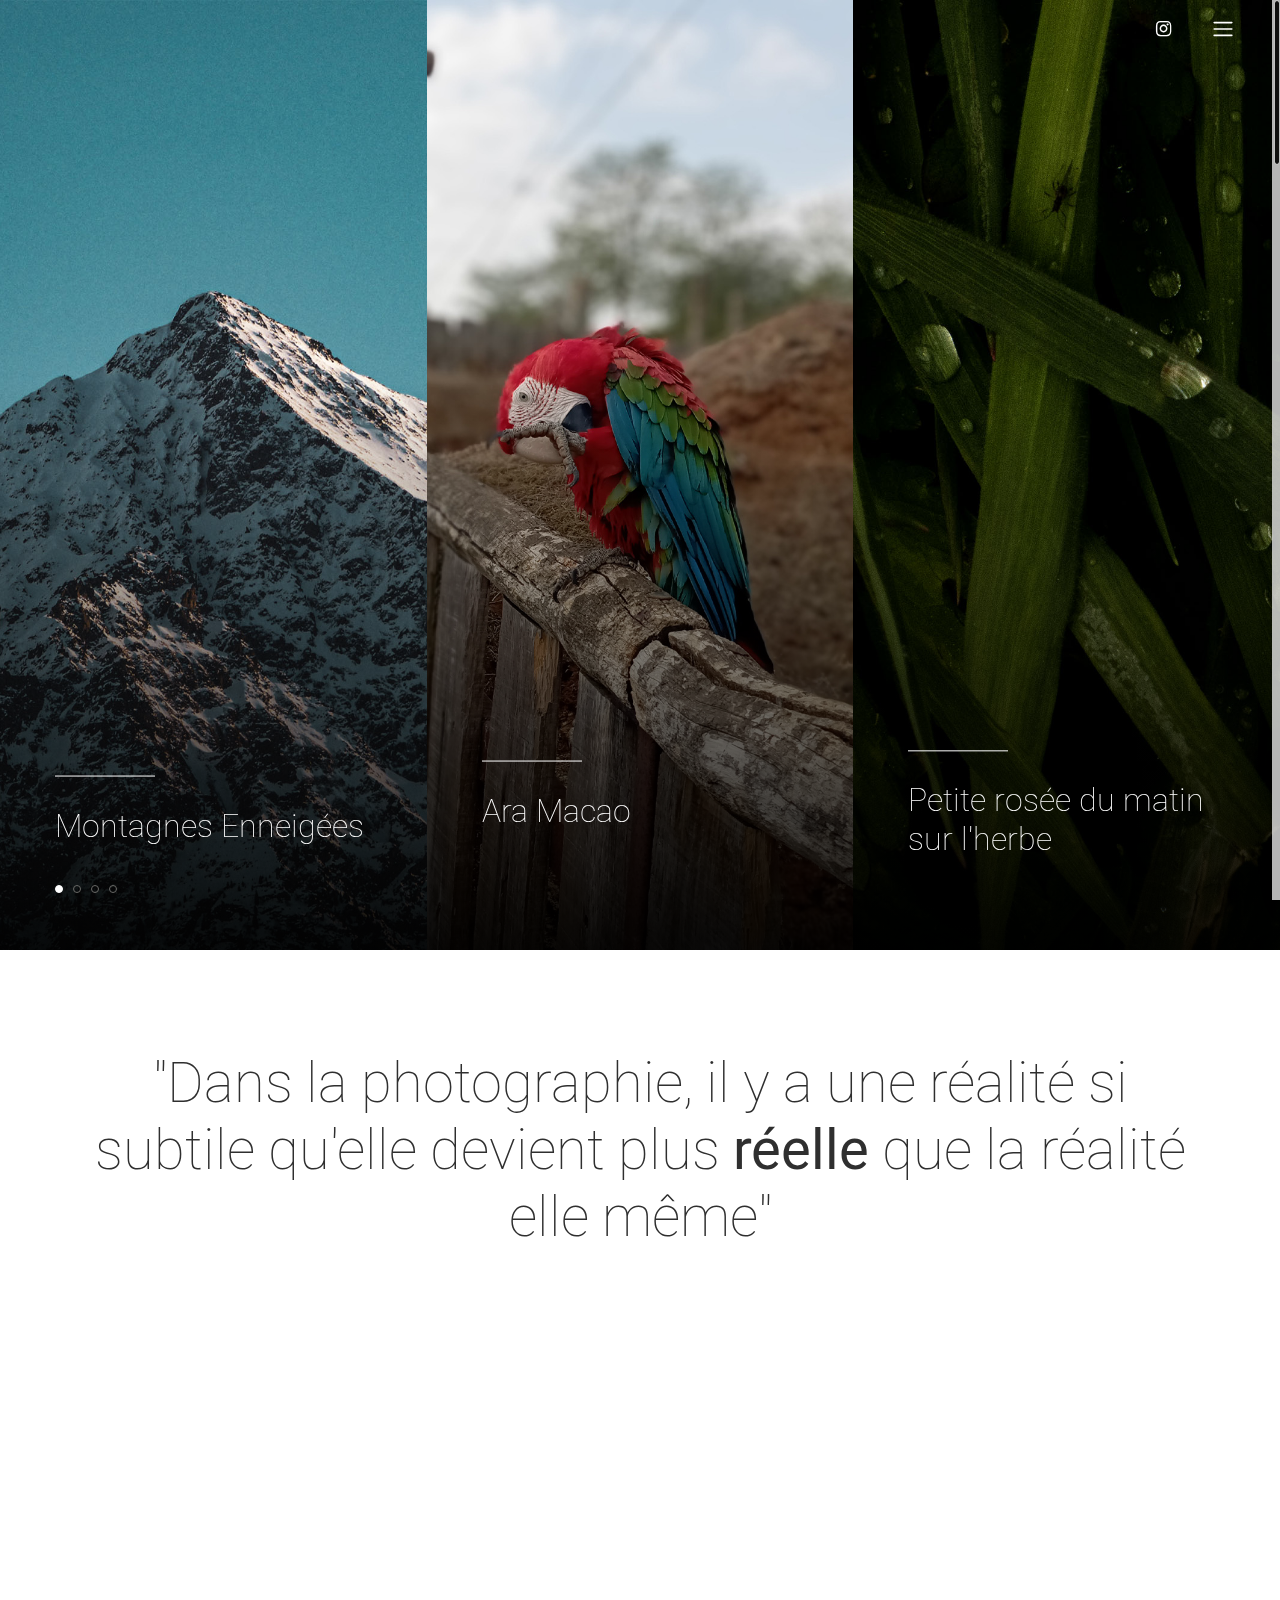
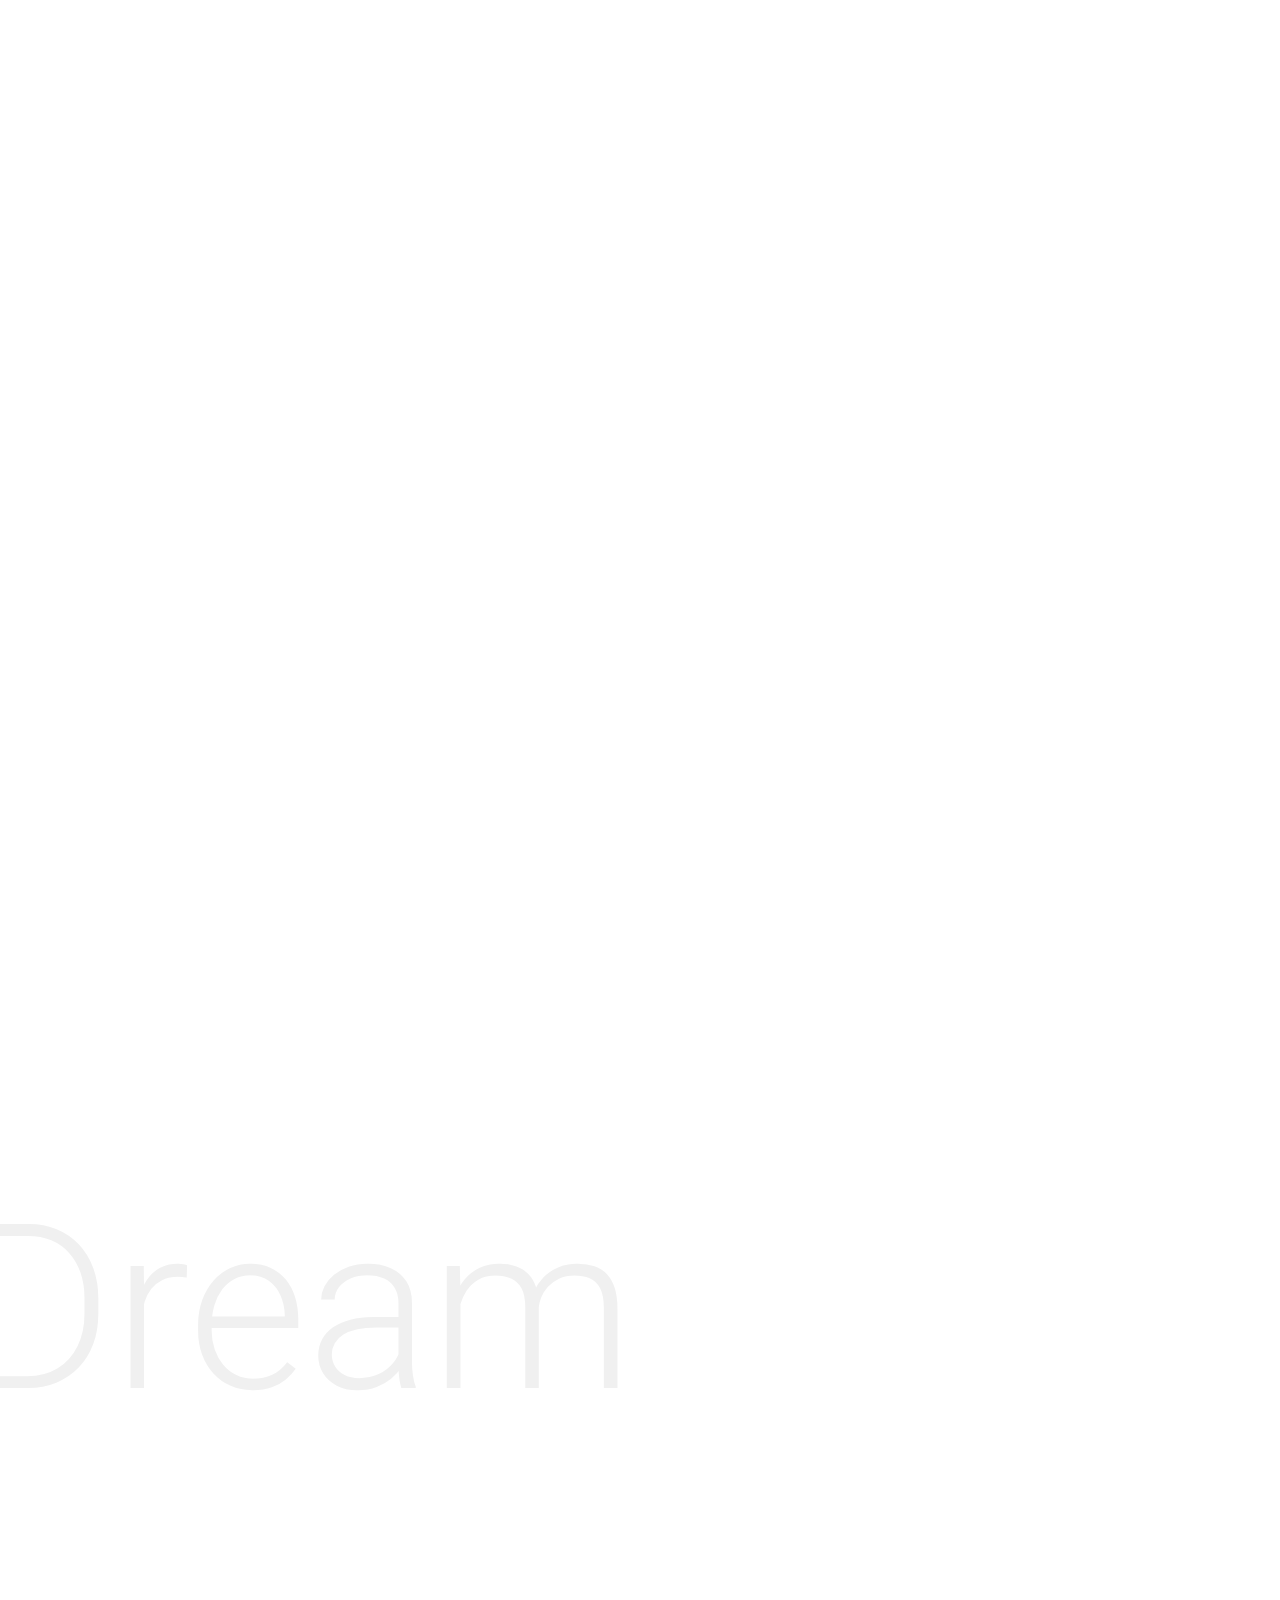
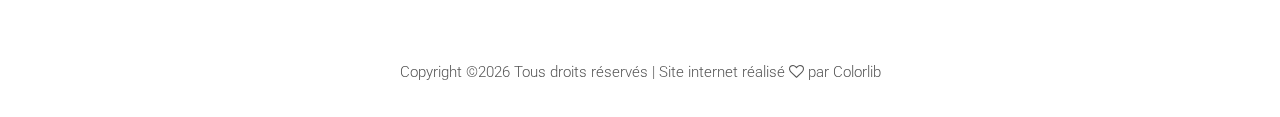
<file: index.html>
<!DOCTYPE html>
<html lang="fr">

<head>
    <meta charset="UTF-8">
    <meta name="description" content="">
    <meta http-equiv="X-UA-Compatible" content="IE=edge">
    <meta name="viewport" content="width=device-width, initial-scale=1, shrink-to-fit=no">
    <!-- The above 4 meta tags *must* come first in the head; any other head content must come *after* these tags -->

    <!-- Title  -->
    <title>Elouan Le Douairon - Photographe</title>

    <!-- Favicon - onglet -->
    <link rel="shortcut icon" type="image/png" href="img/core-img/icon.png">

    <!-- Style CSS -->
    <link rel="stylesheet" href="style.css">

</head>

<body>
    <!-- Preloader Start -->
    <div id="preloader">
        <div class="preload-content">
            <div id="sonar-load"></div>
        </div>
    </div>
    <!-- Preloader End -->

    <!-- Grids -->
    <div class="grids d-flex justify-content-between">
        <div class="grid1"></div>
        <div class="grid2"></div>
        <div class="grid3"></div>
        <div class="grid4"></div>
        <div class="grid5"></div>
        <div class="grid6"></div>
        <div class="grid7"></div>
        <div class="grid8"></div>
        <div class="grid9"></div>
    </div>

    <!-- ***** Main Menu Area Start ***** -->
    <div class="mainMenu d-flex align-items-center justify-content-between">
        <!-- Close Icon -->
        <div class="closeIcon">
            <i class="ti-close" aria-hidden="true"></i>
        </div>
        <!-- Logo Area menu -->
        <div class="logo-area">
            <!-- <a href="index.html">Elouan</a> -->
            <img src="img\core-img\icon.png" style="padding-top: auto ; width: 50%" alt="">
        </div>
       
        <!-- Nav -->
        <div class="sonarNav wow fadeInUp" data-wow-delay="1s">
            <nav>
                <ul>
                    <li class="nav-item active">
                        <a class="nav-link" href="index.html">accueil</a>
                    </li>
                    <li class="nav-item">
                        <a class="nav-link" href="about-me.html">Informations à propos de moi</a>
                    </li>
                    <li class="nav-item">
                        <a class="nav-link" href="services.html">Services</a>
                    </li>
                    <li class="nav-item">
                        <a class="nav-link" href="portfolio.html">Portfolio</a>
                    </li>
                    <li class="nav-item">
                        <a class="nav-link" href="blog.html">Blog</a>
                    </li>
                    <li class="nav-item">
                        <a class="nav-link" href="contact.html">Contact</a>
                    </li>
                    <li class="nav-item">
                        <a class="nav-link" href="boutique.html">Boutique</a>
                    </li>
                </ul>
            </nav>
        </div>
        <!-- Copwrite Text -->
        <div class="copywrite-text">
            <p><!-- Link back to Colorlib can't be removed. Template is licensed under CC BY 3.0. -->
Copyright &copy;<script>document.write(new Date().getFullYear());</script> Tous droits réservés | Site internet réalisé <i class="fa fa-heart-o" aria-hidden="true"></i> par <a href="https://colorlib.com" target="_blank">Colorlib</a>
<!-- Link back to Colorlib can't be removed. Template is licensed under CC BY 3.0. -->
</p>
        </div>
    </div>
    <!-- ***** Main Menu Area End ***** -->

    <!-- ***** Header Area Start ***** -->
    <header class="header-area">
        <div class="container-fluid">
            <div class="row">
                <div class="col-12">
                    <div class="menu-area d-flex justify-content-between">
                        <!-- Logo Area page d'accueil  -->
                        <div class="logo-area">
                            <!-- <a href="index.html">Mon site</a> -->
                            <!-- <img src="img\core-img\logo.png" style="height: 500%" alt=""> -->
                        </div>

                        <div class="menu-content-area d-flex align-items-center">
                            <!-- Header Social Area -->
                            <div class="header-social-area d-flex align-items-center">
                                <!-- <a href="#" data-toggle="tooltip" data-placement="bottom" title="Pinterest"><i class="fa fa-pinterest" aria-hidden="true"></i></a> -->
                                <!-- <a href="#" data-toggle="tooltip" data-placement="bottom" title="Linkedin"><i class="fa fa-linkedin" aria-hidden="true"></i></a> -->
                                <a href="https://www.instagram.com/elouan_ledouairon_photographie/" data-toggle="tooltip" data-placement="bottom" title="Instagram"><i class="fa fa-instagram" aria-hidden="true"></i></a>
                                <!-- <a href="#" data-toggle="tooltip" data-placement="bottom" title="Facebook"><i class="fa fa-facebook" aria-hidden="true"></i></a> -->
                                <!-- <a href="#" data-toggle="tooltip" data-placement="bottom" title="Twitter"><i class="fa fa-twitter" aria-hidden="true"></i></a> -->
                            </div>
                            <!-- Menu Icon -->
                            <span class="navbar-toggler-icon" id="menuIcon"></span>
                        </div>
                    </div>
                </div>
            </div>
        </div>
    </header>
    <!-- ***** Header Area End ***** -->

    <!-- ***** Hero Area Start ***** -->
    <section class="hero-area">
        <div class="hero-slides owl-carousel">
            <!-- Single Hero Slide -->
            <div class="single-hero-slide bg-img slide-background-overlay" style="background-image: url(img/bg-img/slide1.jpg);">
                <div class="container h-100">
                    <div class="row h-100 align-items-end">
                        <div class="col-12">
                            <div class="hero-slides-content">
                                <div class="line"></div>
                                <h2>Montagnes Enneigées</h2>
                                <p>Cette photo à été prise dans les deux alpes et plus précisément à Venosc dans un endroit très paisible et reposant en France dans les 2 Alpes.</p>
                            </div>
                        </div>
                    </div>
                </div>
            </div>
            <!-- Single Hero Slide -->
            <div class="single-hero-slide bg-img slide-background-overlay" style="background-image: url(img/bg-img/slide2.jpg);">
                <div class="container h-100">
                    <div class="row h-100 align-items-end">
                        <div class="col-12">
                            <div class="hero-slides-content">
                                <div class="line"></div>
                                <h2>Ara Macao</h2>
                                <p>Cette photo à été prise au zoo de doué la fontaine et cette photo est une photo particuliculière à mes yeux car ses la première photo que j'ai prise avec mon téléphone avec un xiaomi Redmi 10.</p>
                            </div>
                        </div>
                    </div>
                </div>
            </div>
            <!-- Single Hero Slide -->
            <div class="single-hero-slide bg-img slide-background-overlay" style="background-image: url(img/bg-img/slide3.jpg);">
                <div class="container h-100">
                    <div class="row h-100 align-items-end">
                        <div class="col-12">
                            <div class="hero-slides-content">
                                <div class="line"></div>
                                <h2>Petite rosée du matin sur l'herbe</h2>
                                <p>Lorem ipsum dolor sit amet, consectetur adipiscing elit. Praesent vel tortor facilisis, volutpat nulla placerat, tincidunt mi. Nullam vel orci dui. Suspendisse sit amet laoreet neque. Fusce sagittis suscipit sem.</p>
                            </div>
                        </div>
                    </div>
                </div>
            </div>
            <!-- Single Hero Slide -->
            <div class="single-hero-slide bg-img slide-background-overlay" style="background-image: url(img/bg-img/slide4.jpg);">
                <div class="container h-100">
                    <div class="row h-100 align-items-end">
                        <div class="col-12">
                            <div class="hero-slides-content">
                                <div class="line"></div>
                                <h2>Cascade de Venosc</h2>
                                <p>Lorem ipsum dolor sit amet, consectetur adipiscing elit. Praesent vel tortor facilisis, volutpat nulla placerat, tincidunt mi. Nullam vel orci dui. Suspendisse sit amet laoreet neque. Fusce sagittis suscipit sem.</p>
                            </div>
                        </div>
                    </div>
                </div>
            </div>
            <!-- Single Hero Slide -->
            <div class="single-hero-slide bg-img slide-background-overlay" style="background-image: url(img/bg-img/slide1.jpg);">
                <div class="container h-100">
                    <div class="row h-100 align-items-end">
                        <div class="col-12">
                            <div class="hero-slides-content">
                                <div class="line"></div>
                                <h2>Montagnes Enneigées</h2>
                                <p> Cette photo à été prise dans les deux alpes et plus précisément à Venosc dans un endroit très paisible et reposant en France dans les 2 Alpes.</p>
                            </div>
                        </div>
                    </div>
                </div>
            </div>
            <!-- Single Hero Slide -->
            <div class="single-hero-slide bg-img slide-background-overlay" style="background-image: url(img/bg-img/slide2.jpg);">
                <div class="container h-100">
                    <div class="row h-100 align-items-end">
                        <div class="col-12">
                            <div class="hero-slides-content">
                                <div class="line"></div>
                                <h2>Ara Macao</h2>
                                <p>Cette photo à été prise au zoo de doué la fontaine et cette photo est une photo particuliculière à mes yeux car ses la première photo que j'ai prise avec mon téléphone avec un xiaomi Redmi 10.</p>
                            </div>
                        </div>
                    </div>
                </div>
            </div>
            <!-- Single Hero Slide -->
            <div class="single-hero-slide bg-img slide-background-overlay" style="background-image: url(img/bg-img/slide3.jpg);">
                <div class="container h-100">
                    <div class="row h-100 align-items-end">
                        <div class="col-12">
                            <div class="hero-slides-content">
                                <div class="line"></div>
                                <h2>Petite rosée du matin sur l'herbe</h2>
                                <p>Lorem ipsum dolor sit amet, consectetur adipiscing elit. Praesent vel tortor facilisis, volutpat nulla placerat, tincidunt mi. Nullam vel orci dui. Suspendisse sit amet laoreet neque. Fusce sagittis suscipit sem.</p>
                            </div>
                        </div>
                    </div>
                </div>
            </div>
            <!-- Single Hero Slide -->
            <div class="single-hero-slide bg-img slide-background-overlay" style="background-image: url(img/bg-img/slide4.jpg);">
                <div class="container h-100">
                    <div class="row h-100 align-items-end">
                        <div class="col-12">
                            <div class="hero-slides-content">
                                <div class="line"></div>
                                <h2>Cascade de Venosc</h2>
                                <p>Lorem ipsum dolor sit amet, consectetur adipiscing elit. Praesent vel tortor facilisis, volutpat nulla placerat, tincidunt mi. Nullam vel orci dui. Suspendisse sit amet laoreet neque. Fusce sagittis suscipit sem.</p>
                            </div>
                        </div>
                    </div>
                </div>
            </div>
            <!-- Single Hero Slide -->
            <div class="single-hero-slide bg-img slide-background-overlay" style="background-image: url(img/bg-img/slide1.jpg);">
                <div class="container h-100">
                    <div class="row h-100 align-items-end">
                        <div class="col-12">
                            <div class="hero-slides-content">
                                <div class="line"></div>
                                <h2>Montagnes Enneigées</h2>
                                <p>Cette photo à été prise dans les deux alpes et plus précisément à Venosc dans un endroit très paisible et reposant en France dans les 2 Alpes.</p>
                            </div>
                        </div>
                    </div>
                </div>
            </div>
            <!-- Single Hero Slide -->
            <div class="single-hero-slide bg-img slide-background-overlay" style="background-image: url(img/bg-img/slide2.jpg);">
                <div class="container h-100">
                    <div class="row h-100 align-items-end">
                        <div class="col-12">
                            <div class="hero-slides-content">
                                <div class="line"></div>
                                <h2>Ara Macao</h2>
                                <p> Cette photo à été prise au zoo de doué la fontaine et cette photo est une photo particuliculière à mes yeux car ses la première photo que j'ai prise avec mon téléphone avec un xiaomi Redmi 10.</p>
                            </div>
                        </div>
                    </div>
                </div>
            </div>
            <!-- Single Hero Slide -->
            <div class="single-hero-slide bg-img slide-background-overlay" style="background-image: url(img/bg-img/slide3.jpg);">
                <div class="container h-100">
                    <div class="row h-100 align-items-end">
                        <div class="col-12">
                            <div class="hero-slides-content">
                                <div class="line"></div>
                                <h2>Petite rosée du matin sur l'herbe</h2>
                                <p>Lorem ipsum dolor sit amet, consectetur adipiscing elit. Praesent vel tortor facilisis, volutpat nulla placerat, tincidunt mi. Nullam vel orci dui. Suspendisse sit amet laoreet neque. Fusce sagittis suscipit sem.</p>
                            </div>
                        </div>
                    </div>
                </div>
            </div>
            <!-- Single Hero Slide -->
            <div class="single-hero-slide bg-img slide-background-overlay" style="background-image: url(img/bg-img/slide4.jpg);">
                <div class="container h-100">
                    <div class="row h-100 align-items-end">
                        <div class="col-12">
                            <div class="hero-slides-content">
                                <div class="line"></div>
                                <h2>Cascade de Venosc</h2>
                                <p>Lorem ipsum dolor sit amet, consectetur adipiscing elit. Praesent vel tortor facilisis, volutpat nulla placerat, tincidunt mi. Nullam vel orci dui. Suspendisse sit amet laoreet neque. Fusce sagittis suscipit sem.</p>
                            </div>
                        </div>
                    </div>
                </div>
            </div>
        </div>
    </section>
    <!-- ***** Hero Area End ***** -->

    <!-- ***** Portfolio Area Start ***** -->
    <div class="portfolio-area section-padding-100">
        <div class="container">
            <div class="row">
                <div class="col-12">
                    <div class="portfolio-title">
                        <h2>"Dans la photographie, il y a une réalité si subtile qu'elle devient plus <span>réelle</span> que la réalité elle même"</h2>
                    </div>
                </div>
            </div>

            <div class="row justify-content-between">
                <!-- Single Portfoio Area -->
                <div class="col-12 col-md-5">
                    <div class="single-portfolio-item mt-100 portfolio-item-1 wow fadeIn">
                        <div class="backend-content">
                            <img class="dots" src="img/core-img/dots.png" alt="">
                            <h2>Nature</h2>
                        </div>
                        <div class="portfolio-thumb">
                            <img src="img/bg-img/p1.png" alt="">
                        </div>
                        <div class="portfolio-meta">
                            <p class="portfolio-date">28 Décembre 2022</p>
                            <h2>montagne sous le coucher du soleil</h2>
                        </div>
                    </div>
                </div>
                <!-- Single Portfoio Area -->
                <div class="col-12 col-md-6">
                    <div class="single-portfolio-item mt-230 portfolio-item-2 wow fadeIn">
                        <div class="backend-content">
                            <img class="dots" src="img/core-img/dots.png" alt="">
                        </div>
                        <div class="portfolio-thumb">
                            <img src="img/bg-img/p2.png" alt="">
                        </div>
                        <div class="portfolio-meta">
                            <p class="portfolio-date">28 Décembre 2022</p>
                            <h2>Mountain Landscape</h2>
                        </div>
                    </div>
                </div>
            </div>

            <div class="row">
                <!-- Single Portfoio Area -->
                <div class="col-12 col-md-10">
                    <div class="single-portfolio-item mt-100 portfolio-item-3 wow fadeIn">
                        <div class="backend-content">
                            <img class="dots" src="img/core-img/dots.png" alt="">
                            <h2>Photography</h2>
                        </div>
                        <div class="portfolio-thumb">
                            <img src="img/bg-img/p3.png" alt="">
                        </div>
                        <div class="portfolio-meta">
                            <p class="portfolio-date">28 Décembre 2022</p>
                            <h2>Montagne des 2 Alpes</h2>
                        </div>
                    </div>
                </div>
            </div>

            <div class="row justify-content-end">
                <!-- Single Portfoio Area -->
                <div class="col-12 col-md-6">
                    <div class="single-portfolio-item portfolio-item-4 wow fadeIn">
                        <div class="backend-content">
                            <img class="dots" src="img/core-img/dots.png" alt="">
                        </div>
                        <div class="portfolio-thumb">
                            <img src="img/bg-img/p4.png" alt="">
                        </div>
                        <div class="portfolio-meta">
                            <p class="portfolio-date">Feb 02, 2018</p>
                            <h2>Clouds on mountain top</h2>
                        </div>
                    </div>
                </div>
            </div>

            <div class="row">
                <!-- Single Portfoio Area -->
                <div class="col-12 col-md-5">
                    <div class="single-portfolio-item portfolio-item-5 wow fadeIn">
                        <div class="backend-content">
                            <img class="dots" src="img/core-img/dots.png" alt="">
                            <h2>Hope</h2>
                        </div>
                        <div class="portfolio-thumb">
                            <img src="img/bg-img/p5.png" alt="">
                        </div>
                        <div class="portfolio-meta">
                            <p class="portfolio-date">Feb 02, 2018</p>
                            <h2>Over the canion</h2>
                        </div>
                    </div>
                </div>
            </div>

            <div class="row justify-content-center">
                <!-- Single Portfoio Area -->
                <div class="col-12 col-md-4">
                    <div class="single-portfolio-item portfolio-item-6 wow fadeIn">
                        <div class="portfolio-thumb">
                            <img src="img/bg-img/p6.png" alt="">
                        </div>
                        <div class="portfolio-meta">
                            <p class="portfolio-date">Feb 02, 2018</p>
                            <h2>Mirror lake</h2>
                        </div>
                    </div>
                </div>
            </div>

            <div class="row justify-content-end">
                <!-- Single Portfoio Area -->
                <div class="col-12 col-md-4">
                    <div class="single-portfolio-item portfolio-item-7 wow fadeIn">
                        <div class="backend-content">
                            <img class="dots" src="img/core-img/dots.png" alt="">
                            <h2>Future</h2>
                        </div>
                        <div class="portfolio-thumb">
                            <img src="img/bg-img/p7.png" alt="">
                        </div>
                        <div class="portfolio-meta">
                            <p class="portfolio-date">Feb 02, 2018</p>
                            <h2>Mirror lake</h2>
                        </div>
                    </div>
                </div>
            </div>
        </div>
    </div>
    <!-- ***** Portfolio Area End ***** -->

    <!-- ***** Call to Action Area Start ***** -->
    <div class="sonar-call-to-action-area section-padding-0-100">
        <div class="backEnd-content">
            <h2>Dream</h2>
        </div>
        <div class="container">
            <div class="row">
                <div class="col-12">
                    <div class="call-to-action-content wow fadeInUp" data-wow-delay="0.5s">
                        <h2>I am an experienced photographer</h2>
                        <h5>Let’s talk</h5>
                        <a href="#" class="btn sonar-btn mt-100">contact me</a>
                    </div>
                </div>
            </div>
        </div>
    </div>
    <!-- ***** Call to Action Area End ***** -->

    <!-- ***** Footer Area Start ***** -->
    <footer class="footer-area">
        <div class="container">
            <div class="row">
                <div class="col-12">
                    <!-- Copywrite Text -->
                    <div class="copywrite-text">
                        <p><!-- Link back to Colorlib can't be removed. Template is licensed under CC BY 3.0. -->
                            Copyright &copy;<script>document.write(new Date().getFullYear());</script> Tous droits réservés | Site internet réalisé <i class="fa fa-heart-o" aria-hidden="true"></i> par <a href="https://colorlib.com" target="_blank">Colorlib</a>
                            <!-- Link back to Colorlib can't be removed. Template is licensed under CC BY 3.0. -->
                        </p>
                    </div>
                </div>
            </div>
        </div>
    </footer>
    <!-- ***** Footer Area End ***** -->

    <!-- jQuery (Necessary for All JavaScript Plugins) -->
    <script src="js/jquery/jquery-2.2.4.min.js"></script>
    <!-- Popper js -->
    <script src="js/popper.min.js"></script>
    <!-- Bootstrap js -->
    <script src="js/bootstrap.min.js"></script>
    <!-- Plugins js -->
    <script src="js/plugins.js"></script>
    <!-- Active js -->
    <script src="js/active.js"></script>

</body>

</html>
</file>
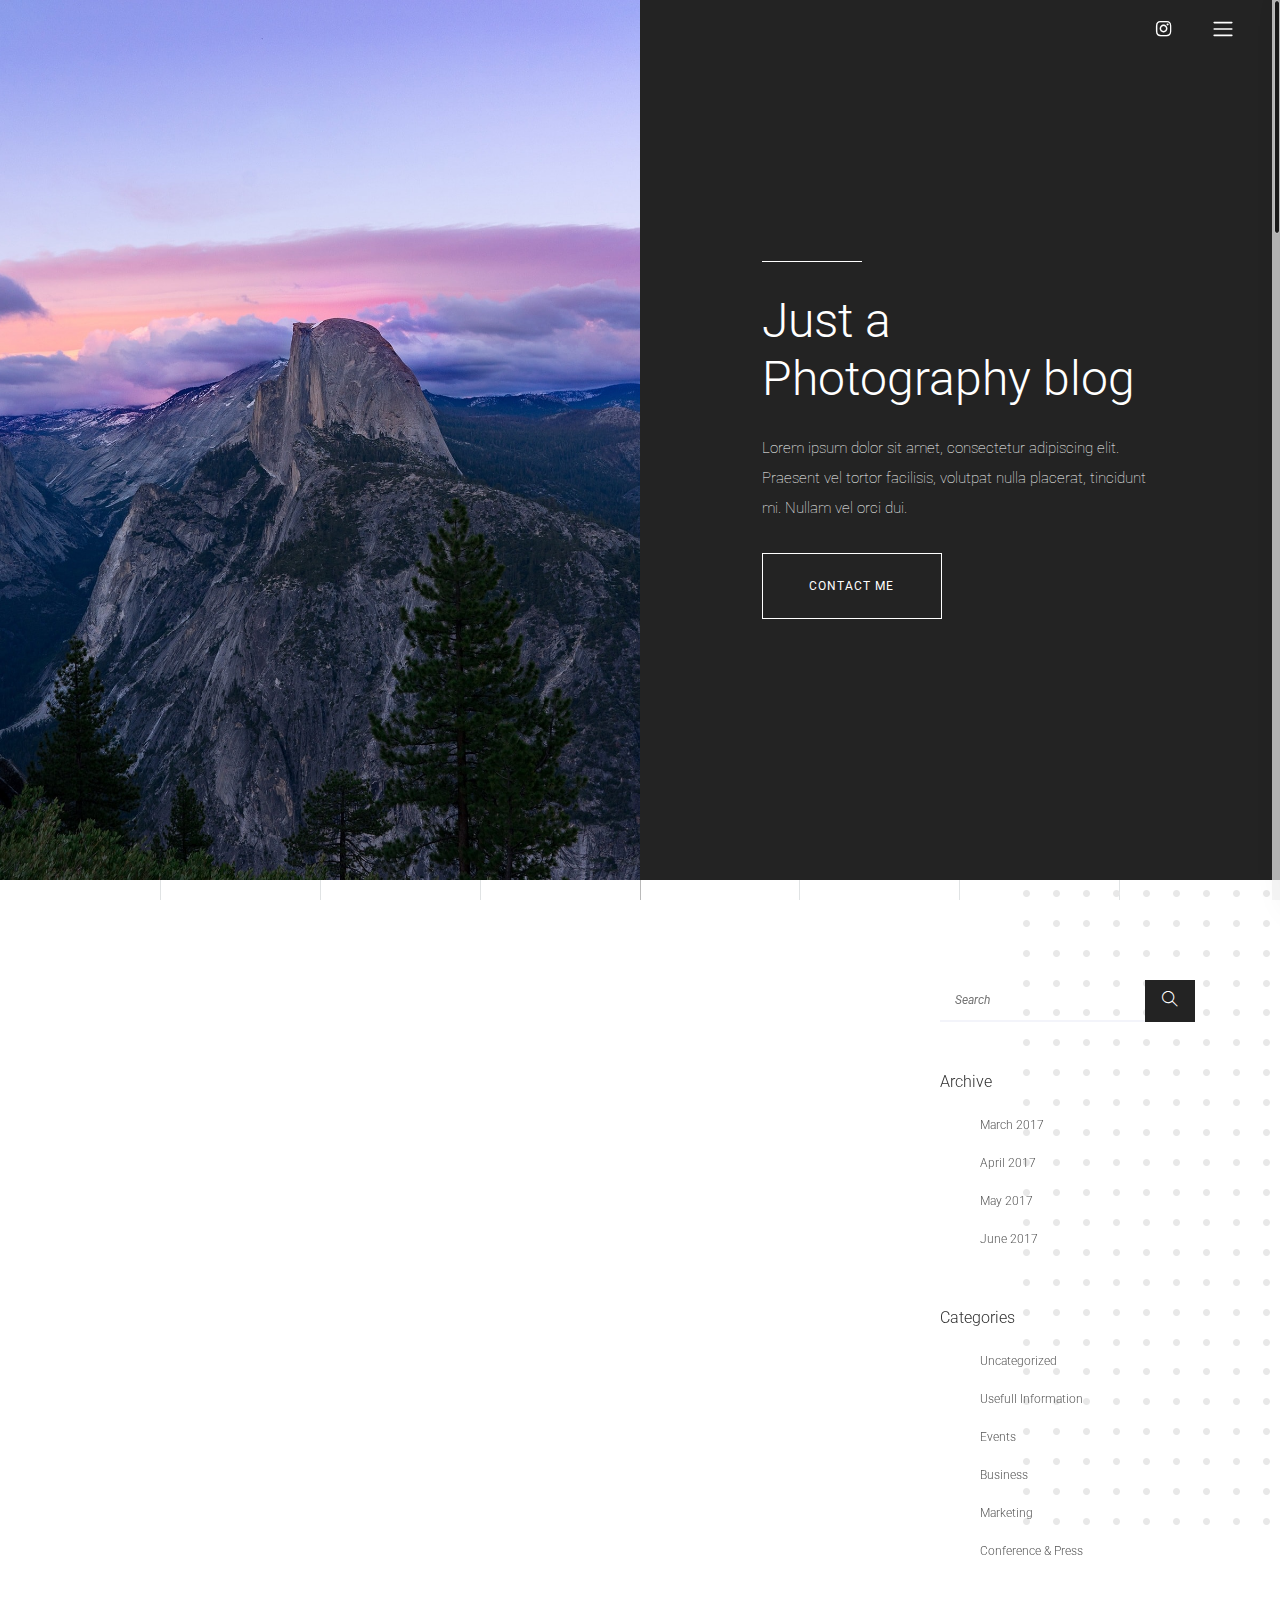
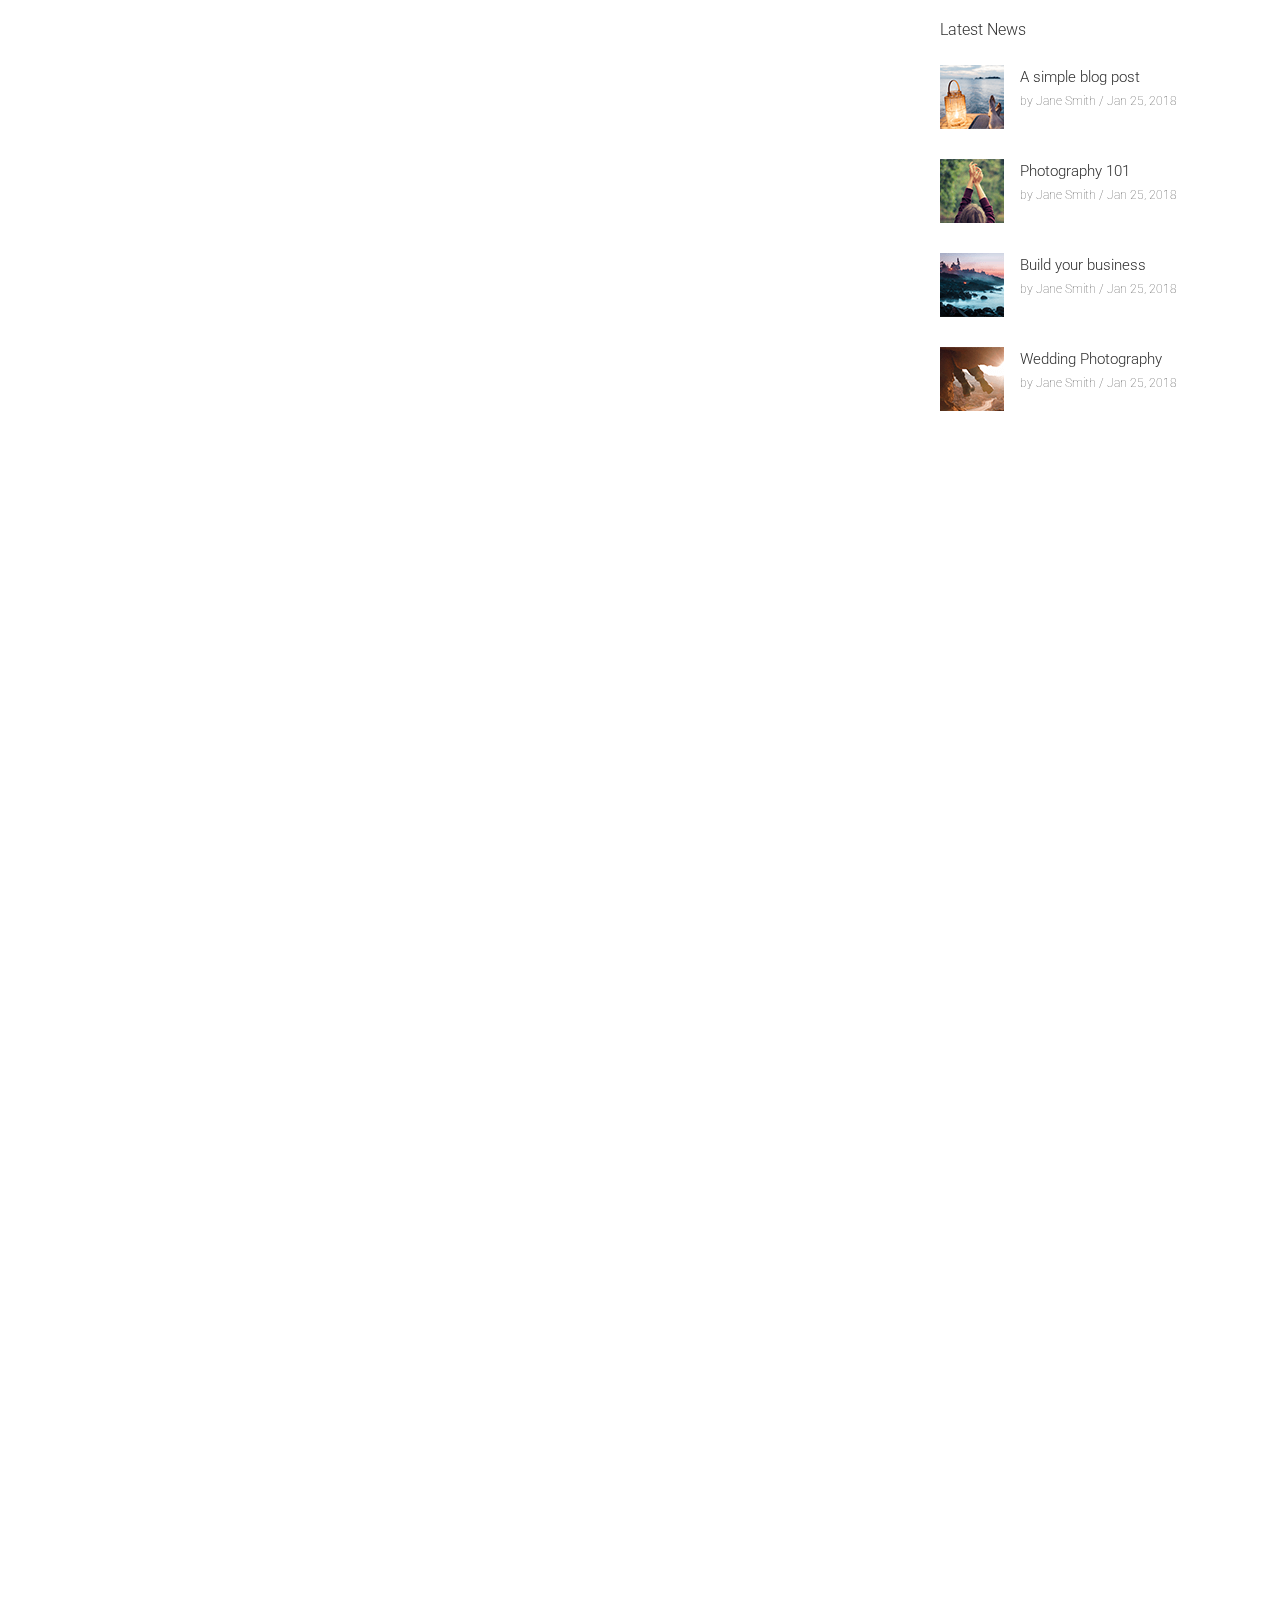
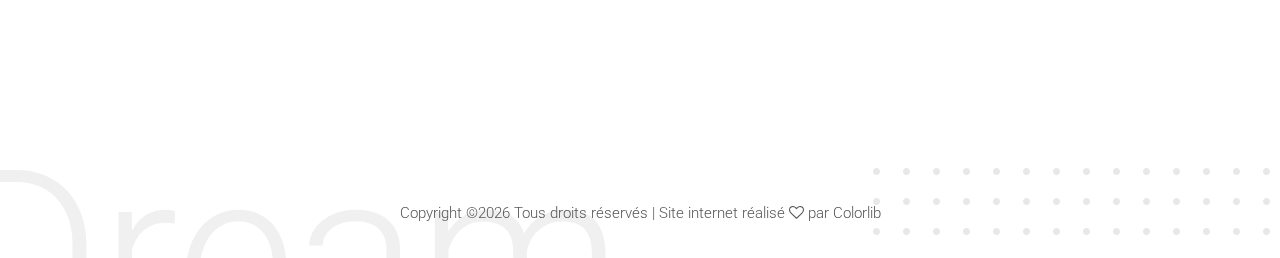
<file: blog.html>
<!DOCTYPE html>
<html lang="fr">

<head>
    <meta charset="UTF-8">
    <meta name="description" content="">
    <meta http-equiv="X-UA-Compatible" content="IE=edge">
    <meta name="viewport" content="width=device-width, initial-scale=1, shrink-to-fit=no">
    <!-- The above 4 meta tags *must* come first in the head; any other head content must come *after* these tags -->

    <!-- Title  -->
    <title>Elouan Le Douairon - Photographe</title>

    <!-- Favicon - onglet -->
    <link rel="shortcut icon" type="image/png" href="img/core-img/icon.png">

    <!-- Style CSS -->
    <link rel="stylesheet" href="style.css">

</head>

<body>
    <!-- Preloader Start -->
    <div id="preloader">
        <div class="preload-content">
            <div id="sonar-load"></div>
        </div>
    </div>
    <!-- Preloader End -->

    <!-- Grids -->
    <div class="grids d-flex justify-content-between">
        <div class="grid1"></div>
        <div class="grid2"></div>
        <div class="grid3"></div>
        <div class="grid4"></div>
        <div class="grid5"></div>
        <div class="grid6"></div>
        <div class="grid7"></div>
        <div class="grid8"></div>
        <div class="grid9"></div>
    </div>

    <!-- ***** Main Menu Area Start ***** -->
    <div class="mainMenu d-flex align-items-center justify-content-between">
        <!-- Close Icon -->
        <div class="closeIcon">
            <i class="ti-close" aria-hidden="true"></i>
        </div>
        <!-- Logo Area -->
        <div class="logo-area">
            <img src="img\core-img\icon.png" style="padding-top: auto ; width: 50%" alt="">
        </div>
        <!-- Nav -->
        <div class="sonarNav wow fadeInUp" data-wow-delay="1s">
            <nav>
                <ul>
                    <li class="nav-item active">
                        <a class="nav-link" href="index.html">accueil</a>
                    </li>
                    <li class="nav-item">
                        <a class="nav-link" href="about-me.html">A propos de moi</a>
                    </li>
                    <li class="nav-item">
                        <a class="nav-link" href="services.html">Services</a>
                    </li>
                    <li class="nav-item">
                        <a class="nav-link" href="portfolio.html">Portfolio</a>
                    </li>
                    <li class="nav-item">
                        <a class="nav-link" href="blog.html">Blog</a>
                    </li>
                    <li class="nav-item">
                        <a class="nav-link" href="contact.html">Contact</a>
                    </li>
                    <li class="nav-item">
                        <a class="nav-link" href="boutique.html">Boutique</a>
                    </li>
                </ul>
            </nav>
        </div>
        <!-- Copwrite Text -->
        <div class="copywrite-text">
            <p><!-- Link back to Colorlib can't be removed. Template is licensed under CC BY 3.0. -->
Copyright &copy;<script>document.write(new Date().getFullYear());</script> Tous droits réservés | Site internet réalisé <i class="fa fa-heart-o" aria-hidden="true"></i> par <a href="https://colorlib.com" target="_blank">Colorlib</a>
<!-- Link back to Colorlib can't be removed. Template is licensed under CC BY 3.0. -->
</p>
        </div>
    </div>
    <!-- ***** Main Menu Area End ***** -->

    <!-- ***** Header Area Start ***** -->
    <header class="header-area">
        <div class="container-fluid">
            <div class="row">
                <div class="col-12">
                    <div class="menu-area d-flex justify-content-between">
                        <!-- Logo Area  -->
                        <div class="logo-area">
                            <!-- <a href="index.html">Sonar</a> -->
                        </div>

                        <div class="menu-content-area d-flex align-items-center">
                            <!-- Header Social Area -->
                            <div class="header-social-area d-flex align-items-center">
                                 <!-- <a href="#" data-toggle="tooltip" data-placement="bottom" title="Pinterest"><i class="fa fa-pinterest" aria-hidden="true"></i></a> -->
                                <!-- <a href="#" data-toggle="tooltip" data-placement="bottom" title="Linkedin"><i class="fa fa-linkedin" aria-hidden="true"></i></a> -->
                                <a href="https://www.instagram.com/elouan_ledouairon_photographie/" data-toggle="tooltip" data-placement="bottom" title="Instagram"><i class="fa fa-instagram" aria-hidden="true"></i></a>
                                <!-- <a href="#" data-toggle="tooltip" data-placement="bottom" title="Facebook"><i class="fa fa-facebook" aria-hidden="true"></i></a> -->
                                <!-- <a href="#" data-toggle="tooltip" data-placement="bottom" title="Twitter"><i class="fa fa-twitter" aria-hidden="true"></i></a> -->
                            </div>
                            <!-- Menu Icon -->
                            <span class="navbar-toggler-icon" id="menuIcon"></span>
                        </div>
                    </div>
                </div>
            </div>
        </div>
    </header>
    <!-- ***** Header Area End ***** -->

    <!-- ***** Hero Area Start ***** -->
    <div class="hero-area d-flex align-items-center">
       
        <!-- Hero Thumbnail -->
        <div class="hero-thumbnail equalize bg-img" style="background-image: url(img/bg-img/blog.jpg);"></div>
        
        <!-- Hero Content -->
        <div class="hero-content equalize">
            <div class="container-fluid h-100">
                <div class="row h-100 align-items-center justify-content-center">
                    <div class="col-12 col-md-8">
                        <div class="line"></div>
                        <h2>Just a Photography blog</h2>
                        <p>Lorem ipsum dolor sit amet, consectetur adipiscing elit. Praesent vel tortor facilisis, volutpat nulla placerat, tincidunt mi. Nullam vel orci dui.</p>
                        <a href="#" class="btn sonar-btn white-btn">contact me</a>
                    </div>
                </div>
            </div>
        </div>
    </div>
    <!-- ***** Hero Area End ***** -->

    <!-- ***** Blog Area Start ***** -->
    <section class="sonar-blog-area section-padding-100">
        <!-- back end content -->
        <div class="backEnd-content">
            <img class="dots" src="img/core-img/dots.png" alt="">
        </div>

        <div class="container">
            <div class="row">
                <div class="col-12 col-md-9">

                    <!-- Single Blog Area -->
                    <div class="single-blog-area mb-100 wow fadeInUp" data-wow-delay="300ms">
                        <!-- Post Thumbnail -->
                        <div class="blog-post-thumbnail">
                            <img src="img/blog-img/1.jpg" alt="">
                            <!-- Post Date -->
                            <div class="post-date">
                                <a href="#">Feb 12 '18</a>
                            </div>
                        </div>
                        <!-- Post Content -->
                        <div class="post-content">
                            <a href="#" class="headline">A short guide to Wedding Photograpy</a>
                            <div class="post-meta">
                                <a href="#" class="comments">By Mick Smith</a> | <a href="#" class="comments">2 Comments</a>
                            </div>
                            <p>Lorem ipsum dolor sit amet, consectetur adipiscing elit. Praesent vel tortor facilisis, volutpat nulla placerat, tincidunt mi. Nullam vel orci dui. Lorem ipsum dolor sit amet, consectetur adipiscing elit. Praesent vel tortor facilisis, volutpat nulla placerat, tincidunt mi. Nullam vel orci dui.</p>
                        </div>
                    </div>

                    <!-- Single Blog Area -->
                    <div class="single-blog-area mb-100 wow fadeInUp" data-wow-delay="600ms">
                        <!-- Post Thumbnail -->
                        <div class="blog-post-thumbnail">
                            <img src="img/blog-img/2.jpg" alt="">
                            <!-- Post Date -->
                            <div class="post-date">
                                <a href="#">Feb 12 '18</a>
                            </div>
                        </div>
                        <!-- Post Content -->
                        <div class="post-content">
                            <a href="#" class="headline">10 tips for Fashion Photography</a>
                            <div class="post-meta">
                                <a href="#" class="comments">By Mick Smith</a> | <a href="#" class="comments">2 Comments</a>
                            </div>
                            <p>Lorem ipsum dolor sit amet, consectetur adipiscing elit. Praesent vel tortor facilisis, volutpat nulla placerat, tincidunt mi. Nullam vel orci dui. Lorem ipsum dolor sit amet, consectetur adipiscing elit. Praesent vel tortor facilisis, volutpat nulla placerat, tincidunt mi. Nullam vel orci dui.</p>
                        </div>
                    </div>

                    <!-- Single Blog Area -->
                    <div class="single-blog-area mb-100 wow fadeInUp" data-wow-delay="900ms">
                        <!-- Post Thumbnail -->
                        <div class="blog-post-thumbnail">
                            <img src="img/blog-img/3.jpg" alt="">
                            <!-- Post Date -->
                            <div class="post-date">
                                <a href="#">Feb 12 '18</a>
                            </div>
                        </div>
                        <!-- Post Content -->
                        <div class="post-content">
                            <a href="#" class="headline">Babies and Photography</a>
                            <div class="post-meta">
                                <a href="#" class="comments">By Mick Smith</a> | <a href="#" class="comments">2 Comments</a>
                            </div>
                            <p>Lorem ipsum dolor sit amet, consectetur adipiscing elit. Praesent vel tortor facilisis, volutpat nulla placerat, tincidunt mi. Nullam vel orci dui. Lorem ipsum dolor sit amet, consectetur adipiscing elit. Praesent vel tortor facilisis, volutpat nulla placerat, tincidunt mi. Nullam vel orci dui.</p>
                        </div>
                    </div>
                </div>

                <div class="col-12 col-md-3">
                    <div class="sonar-blog-sidebar-area">

                        <!-- Search Widget -->
                        <div class="search-widget-area mb-50">
                            <form action="#" method="get">
                                <input type="search" placeholder="Search">
                                <button type="submit"><i class="ti-search"></i></button>
                            </form>
                        </div>

                        <!-- Archive Widget -->
                        <div class="sonar-catagories-widget-area mb-50">
                            <h6>Archive</h6>
                            <ul class="catagories-menu">
                                <li><a href="#">March 2017</a></li>
                                <li><a href="#">April 2017</a></li>
                                <li><a href="#">May 2017</a></li>
                                <li><a href="#">June 2017</a></li>
                            </ul>
                        </div>

                        <!-- Catagories Widget -->
                        <div class="sonar-catagories-widget-area mb-50">
                            <h6>Categories</h6>
                            <ul class="catagories-menu">
                                <li><a href="#">Uncategorized</a></li>
                                <li><a href="#">Usefull Information</a></li>
                                <li><a href="#">Events</a></li>
                                <li><a href="#">Business</a></li>
                                <li><a href="#">Marketing</a></li>
                                <li><a href="#">Conference &amp; Press</a></li>
                            </ul>
                        </div>

                        <!-- Latest News -->
                        <div class="latest-news-widget-area mb-50">
                            <h6>Latest News</h6>
                            <div class="widget-blog-post">
                                <!-- Single Blog Post -->
                                <div class="widget-single-blog-post d-flex align-items-start">
                                    <div class="widget-post-thumbnail pr-3">
                                        <img src="img/blog-img/lp1.png" alt="">
                                    </div>
                                    <div class="widget-post-content">
                                        <a href="#">A simple blog post</a>
                                        <p>by Jane Smith / Jan 25, 2018</p>
                                    </div>
                                </div>
                                <!-- Single Blog Post -->
                                <div class="widget-single-blog-post d-flex align-items-start">
                                    <div class="widget-post-thumbnail pr-3">
                                        <img src="img/blog-img/lp2.png" alt="">
                                    </div>
                                    <div class="widget-post-content">
                                        <a href="#">Photography 101</a>
                                        <p>by Jane Smith / Jan 25, 2018</p>
                                    </div>
                                </div>
                                <!-- Single Blog Post -->
                                <div class="widget-single-blog-post d-flex align-items-start">
                                    <div class="widget-post-thumbnail pr-3">
                                        <img src="img/blog-img/lp3.png" alt="">
                                    </div>
                                    <div class="widget-post-content">
                                        <a href="#">Build your business</a>
                                        <p>by Jane Smith / Jan 25, 2018</p>
                                    </div>
                                </div>
                                <!-- Single Blog Post -->
                                <div class="widget-single-blog-post d-flex align-items-start">
                                    <div class="widget-post-thumbnail pr-3">
                                        <img src="img/blog-img/lp4.png" alt="">
                                    </div>
                                    <div class="widget-post-content">
                                        <a href="#">Wedding Photography</a>
                                        <p>by Jane Smith / Jan 25, 2018</p>
                                    </div>
                                </div>
                            </div>
                        </div>

                    </div>
                </div>
            </div>

            <div class="row">
                <div class="col-12 text-center wow fadeInUp" data-wow-delay="500ms">
                    <a href="#" class="btn sonar-btn">Load More</a>
                </div>
            </div>
        </div>
    </section>
    <!-- ***** Blog Area End ***** -->

    <!-- ***** Footer Area Start ***** -->
    <footer class="footer-area">
        <!-- back end content -->
        <div class="backEnd-content">
            <img class="dots" src="img/core-img/dots.png" alt="">
            <h2>Dream</h2>
        </div>

        <div class="container">
            <div class="row">
                <div class="col-12">
                    <!-- Copywrite Text -->
                    <div class="copywrite-text">
                        <p><!-- Link back to Colorlib can't be removed. Template is licensed under CC BY 3.0. -->
Copyright &copy;<script>document.write(new Date().getFullYear());</script> Tous droits réservés | Site internet réalisé <i class="fa fa-heart-o" aria-hidden="true"></i> par <a href="https://colorlib.com" target="_blank">Colorlib</a>
<!-- Link back to Colorlib can't be removed. Template is licensed under CC BY 3.0. -->
</p>
                    </div>
                </div>
            </div>
        </div>
    </footer>
    <!-- ***** Footer Area End ***** -->

    <!-- jQuery (Necessary for All JavaScript Plugins) -->
    <script src="js/jquery/jquery-2.2.4.min.js"></script>
    <!-- Popper js -->
    <script src="js/popper.min.js"></script>
    <!-- Bootstrap js -->
    <script src="js/bootstrap.min.js"></script>
    <!-- Plugins js -->
    <script src="js/plugins.js"></script>
    <!-- Active js -->
    <script src="js/active.js"></script>

</body>

</html>
</file>
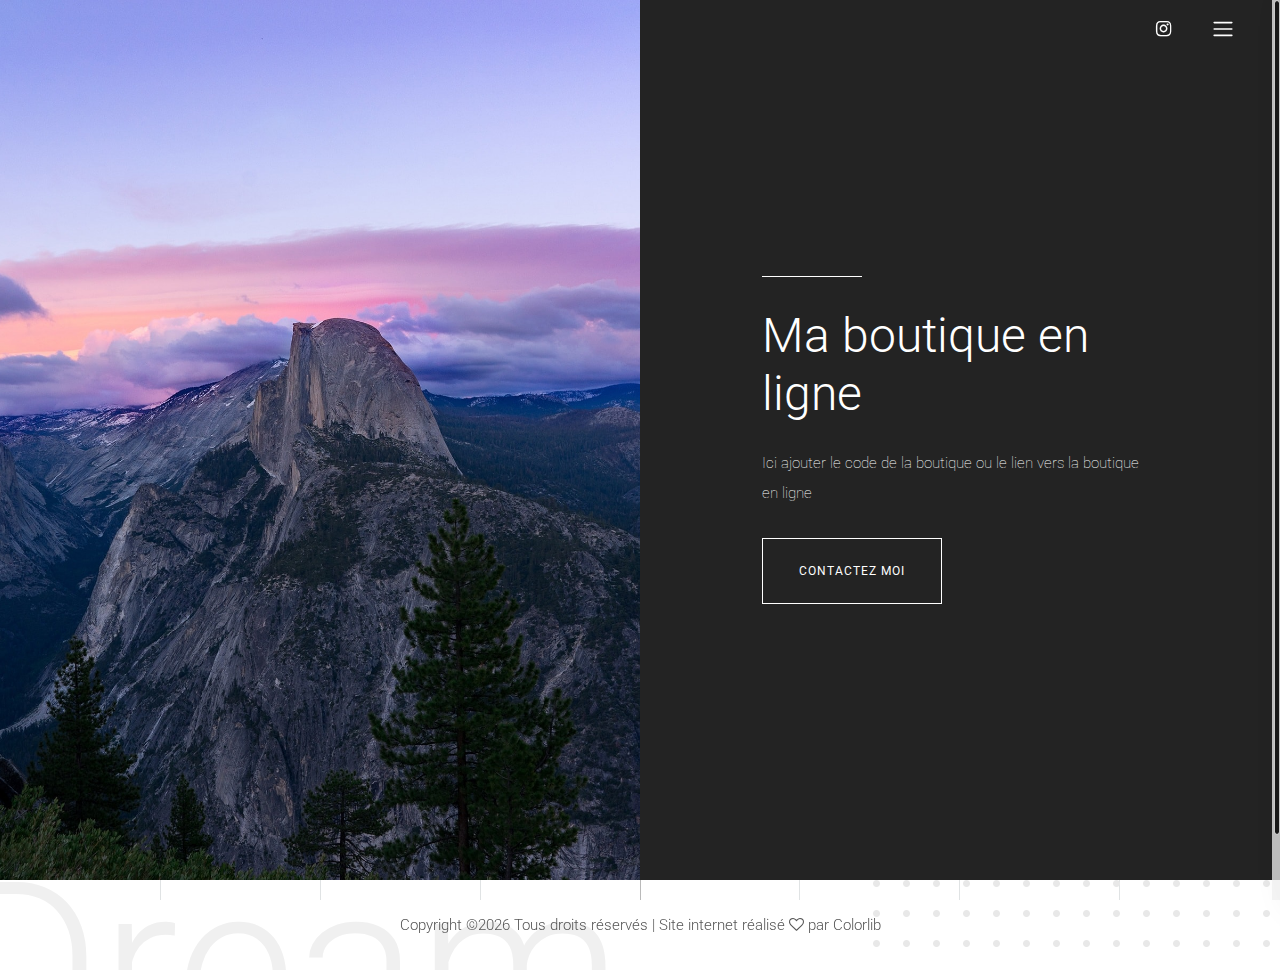
<file: boutique.html>
<!DOCTYPE html>
<html lang="fr">

<head>
    <meta charset="UTF-8">
    <meta name="description" content="">
    <meta http-equiv="X-UA-Compatible" content="IE=edge">
    <meta name="viewport" content="width=device-width, initial-scale=1, shrink-to-fit=no">
    <!-- The above 4 meta tags *must* come first in the head; any other head content must come *after* these tags -->

    <!-- Title  -->
    <title>Elouan Le Douairon - Photographe</title>

    <!-- Favicon - onglet -->
    <link rel="shortcut icon" type="image/png" href="img/core-img/icon.png">


    <!-- Style CSS -->
    <link rel="stylesheet" href="style.css">

</head>

<body>
    <!-- Preloader Start -->
    <div id="preloader">
        <div class="preload-content">
            <div id="sonar-load"></div>
        </div>
    </div>
    <!-- Preloader End -->

    <!-- Grids -->
    <div class="grids d-flex justify-content-between">
        <div class="grid1"></div>
        <div class="grid2"></div>
        <div class="grid3"></div>
        <div class="grid4"></div>
        <div class="grid5"></div>
        <div class="grid6"></div>
        <div class="grid7"></div>
        <div class="grid8"></div>
        <div class="grid9"></div>
    </div>

    <!-- ***** Main Menu Area Start ***** -->
    <div class="mainMenu d-flex align-items-center justify-content-between">
        <!-- Close Icon -->
        <div class="closeIcon">
            <i class="ti-close" aria-hidden="true"></i>
        </div>
        <!-- Logo Area -->
        <div class="logo-area">
            <img src="img\core-img\icon.png" style="padding-top: auto ; width: 50%" alt="">
        </div>
        <!-- Nav -->
        <div class="sonarNav wow fadeInUp" data-wow-delay="1s">
            <nav>
                <ul>
                    <li class="nav-item active">
                        <a class="nav-link" href="index.html">accueil</a>
                    </li>
                    <li class="nav-item">
                        <a class="nav-link" href="about-me.html">A propos de moi</a>
                    </li>
                    <li class="nav-item">
                        <a class="nav-link" href="services.html">Services</a>
                    </li>
                    <li class="nav-item">
                        <a class="nav-link" href="portfolio.html">Portfolio</a>
                    </li>
                    <li class="nav-item">
                        <a class="nav-link" href="blog.html">Blog</a>
                    </li>
                    <li class="nav-item">
                        <a class="nav-link" href="contact.html">Contact</a>
                    </li>
                    <li class="nav-item">
                        <a class="nav-link" href="boutique.html">Boutique</a>
                    </li>
                </ul>
            </nav>
        </div>
        <!-- Copwrite Text -->
        <div class="copywrite-text">
            <p><!-- Link back to Colorlib can't be removed. Template is licensed under CC BY 3.0. -->
Copyright &copy;<script>document.write(new Date().getFullYear());</script> Tous droits réservés | Site internet réalisé <i class="fa fa-heart-o" aria-hidden="true"></i> par <a href="https://colorlib.com" target="_blank">Colorlib</a>
<!-- Link back to Colorlib can't be removed. Template is licensed under CC BY 3.0. -->
</p>
        </div>
    </div>
    <!-- ***** Main Menu Area End ***** -->

    <!-- ***** Header Area Start ***** -->
    <header class="header-area">
        <div class="container-fluid">
            <div class="row">
                <div class="col-12">
                    <div class="menu-area d-flex justify-content-between">
                        <!-- Logo Area  -->
                        <div class="logo-area">
                            <!-- <a href="index.html">Sonar</a> -->
                        </div>

                        <div class="menu-content-area d-flex align-items-center">
                            <!-- Header Social Area -->
                            <div class="header-social-area d-flex align-items-center">
                                 <!-- <a href="#" data-toggle="tooltip" data-placement="bottom" title="Pinterest"><i class="fa fa-pinterest" aria-hidden="true"></i></a> -->
                                <!-- <a href="#" data-toggle="tooltip" data-placement="bottom" title="Linkedin"><i class="fa fa-linkedin" aria-hidden="true"></i></a> -->
                                <a href="https://www.instagram.com/elouan_ledouairon_photographie/" data-toggle="tooltip" data-placement="bottom" title="Instagram"><i class="fa fa-instagram" aria-hidden="true"></i></a>
                                <!-- <a href="#" data-toggle="tooltip" data-placement="bottom" title="Facebook"><i class="fa fa-facebook" aria-hidden="true"></i></a> -->
                                <!-- <a href="#" data-toggle="tooltip" data-placement="bottom" title="Twitter"><i class="fa fa-twitter" aria-hidden="true"></i></a> -->
                            </div>
                            <!-- Menu Icon -->
                            <span class="navbar-toggler-icon" id="menuIcon"></span>
                        </div>
                    </div>
                </div>
            </div>
        </div>
    </header>
    <!-- ***** Header Area End ***** -->

    <!-- ***** Hero Area Start ***** -->
    <div class="hero-area d-flex align-items-center">
       
        <!-- Hero Thumbnail -->
        <div class="hero-thumbnail equalize bg-img" style="background-image: url(img/bg-img/blog.jpg);"></div>
        
        <!-- Hero Content -->
        <div class="hero-content equalize">
            <div class="container-fluid h-100">
                <div class="row h-100 align-items-center justify-content-center">
                    <div class="col-12 col-md-8">
                        <div class="line"></div>
                        <h2>Ma boutique en ligne</h2>
                        <p>Ici ajouter le code de la boutique ou le lien vers la boutique en ligne</p>
                        <a href="mailto:elouan.le.douairon.photographie@gmail.com" class="btn sonar-btn white-btn">contactez moi</a>
                    </div>
                </div>
            </div>
        </div>
    </div>
    <!-- ***** Hero Area End ***** -->

   

    <!-- ***** Footer Area Start ***** -->
    <footer class="footer-area">
        <!-- back end content -->
        <div class="backEnd-content">
            <img class="dots" src="img/core-img/dots.png" alt="">
            <h2>Dream</h2>
        </div>

        <div class="container">
            <div class="row">
                <div class="col-12">
                    <!-- Copywrite Text -->
                    <div class="copywrite-text">
                        <p><!-- Link back to Colorlib can't be removed. Template is licensed under CC BY 3.0. -->
Copyright &copy;<script>document.write(new Date().getFullYear());</script> Tous droits réservés | Site internet réalisé <i class="fa fa-heart-o" aria-hidden="true"></i> par <a href="https://colorlib.com" target="_blank">Colorlib</a>
<!-- Link back to Colorlib can't be removed. Template is licensed under CC BY 3.0. -->
</p>
                    </div>
                </div>
            </div>
        </div>
    </footer>
    <!-- ***** Footer Area End ***** -->

    <!-- jQuery (Necessary for All JavaScript Plugins) -->
    <script src="js/jquery/jquery-2.2.4.min.js"></script>
    <!-- Popper js -->
    <script src="js/popper.min.js"></script>
    <!-- Bootstrap js -->
    <script src="js/bootstrap.min.js"></script>
    <!-- Plugins js -->
    <script src="js/plugins.js"></script>
    <!-- Active js -->
    <script src="js/active.js"></script>

</body>

</html>
</file>
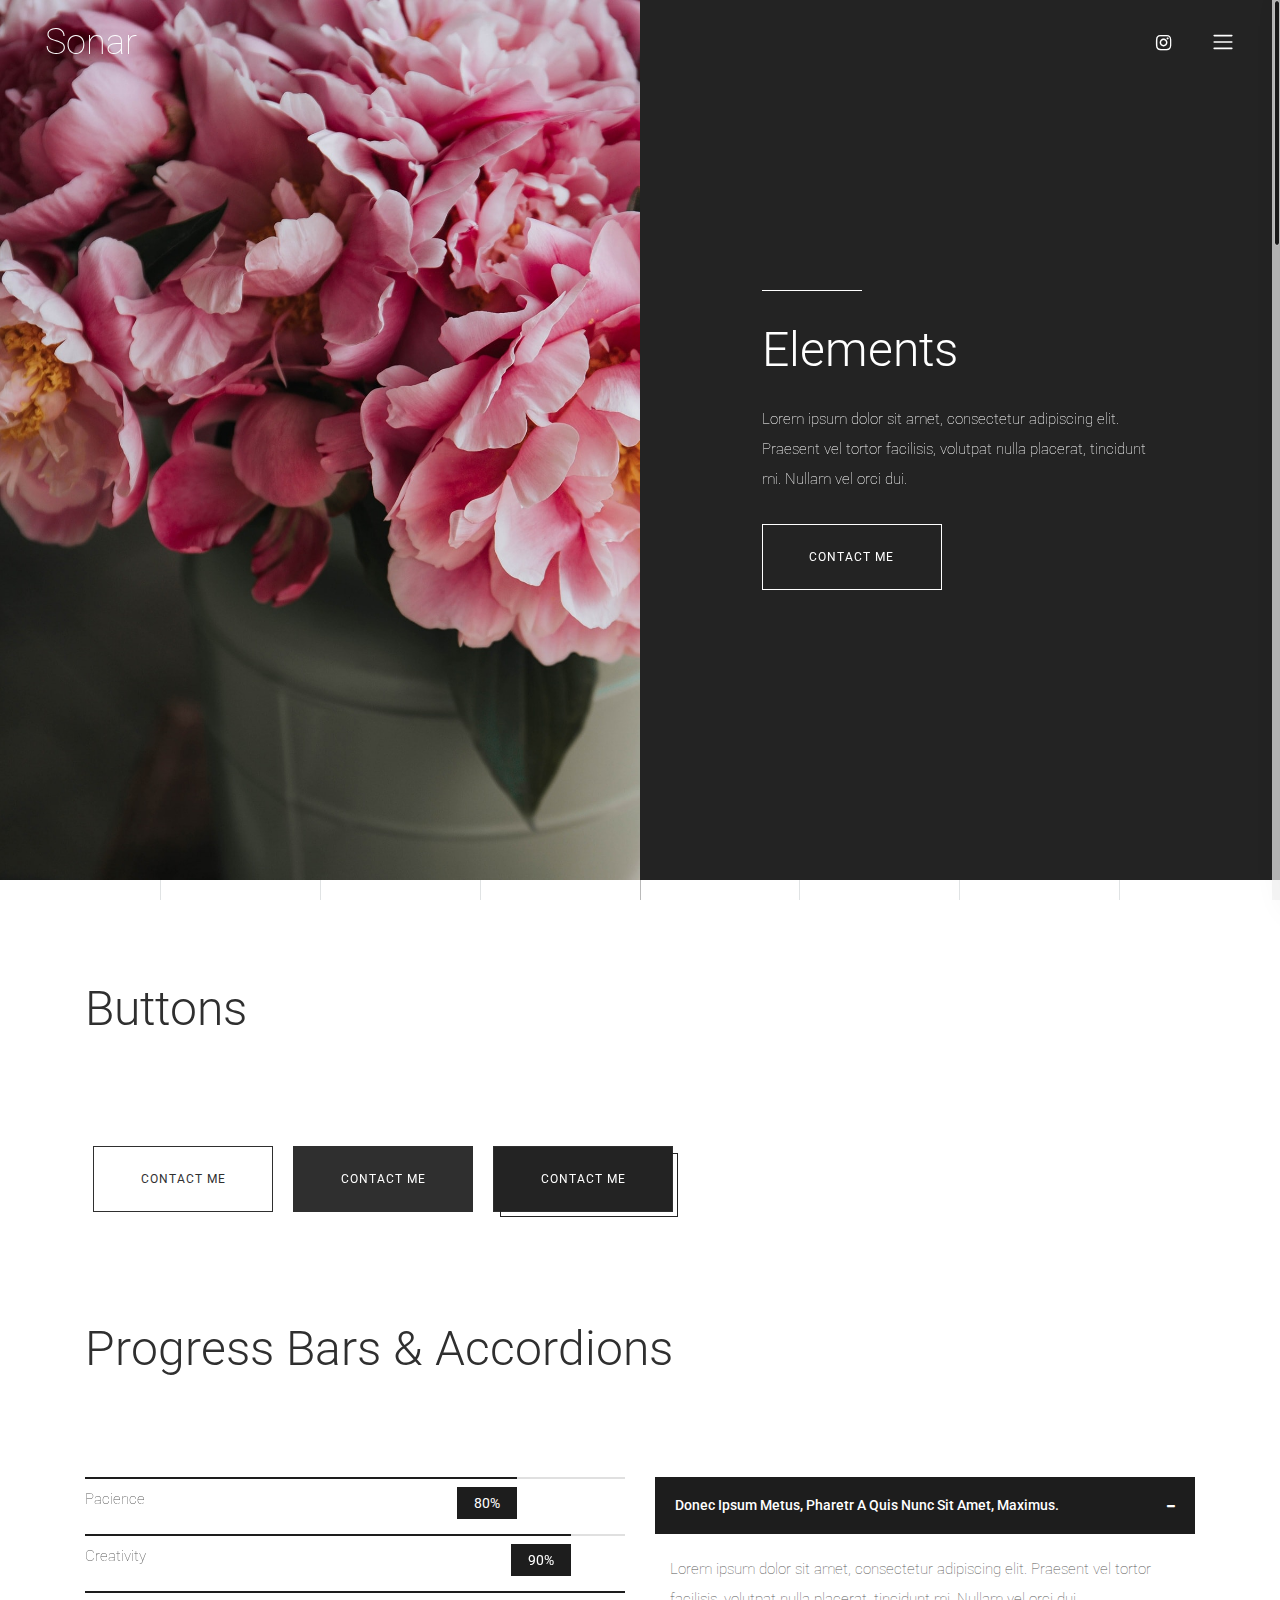
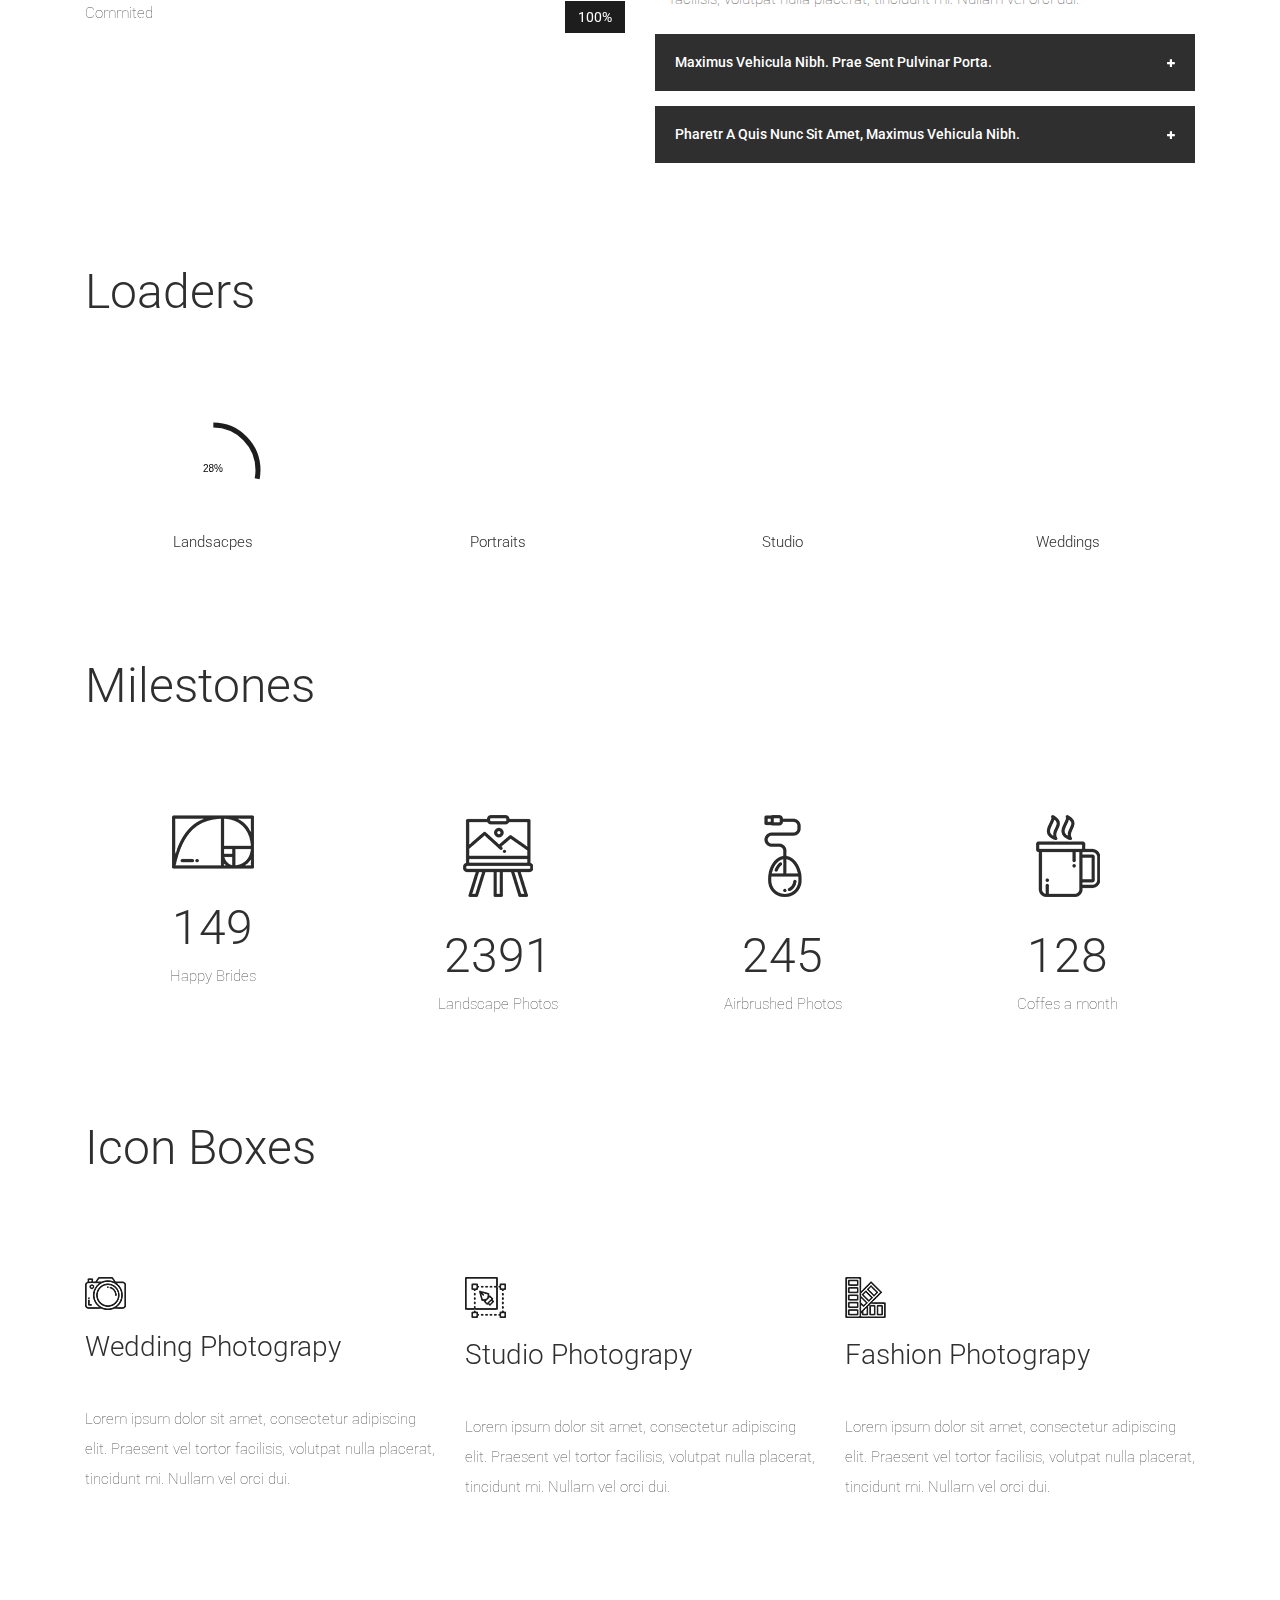
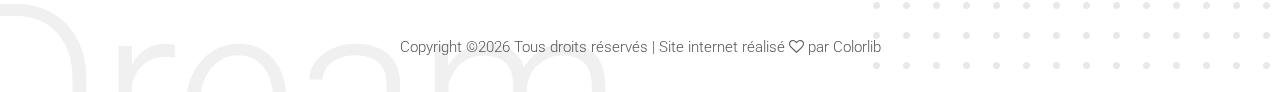
<file: elements.html>
<!DOCTYPE html>
<html lang="en">

<head>
    <meta charset="UTF-8">
    <meta name="description" content="">
    <meta http-equiv="X-UA-Compatible" content="IE=edge">
    <meta name="viewport" content="width=device-width, initial-scale=1, shrink-to-fit=no">
    <!-- The above 4 meta tags *must* come first in the head; any other head content must come *after* these tags -->

    <!-- Title  -->
    <title>Sonar - Photography Template</title>

    <!-- Favicon  -->
    <link rel="icon" href="img/core-img/favicon.ico">

    <!-- Style CSS -->
    <link rel="stylesheet" href="style.css">

</head>

<body>
    <!-- Preloader Start -->
    <div id="preloader">
        <div class="preload-content">
            <div id="sonar-load"></div>
        </div>
    </div>
    <!-- Preloader End -->

    <!-- Grids -->
    <div class="grids d-flex justify-content-between">
        <div class="grid1"></div>
        <div class="grid2"></div>
        <div class="grid3"></div>
        <div class="grid4"></div>
        <div class="grid5"></div>
        <div class="grid6"></div>
        <div class="grid7"></div>
        <div class="grid8"></div>
        <div class="grid9"></div>
    </div>

    <!-- ***** Main Menu Area Start ***** -->
    <div class="mainMenu d-flex align-items-center justify-content-between">
        <!-- Close Icon -->
        <div class="closeIcon">
            <i class="ti-close" aria-hidden="true"></i>
        </div>
        <!-- Logo Area -->
        <div class="logo-area">
            <a href="index.html">Sonar</a>
        </div>
        <!-- Nav -->
        <div class="sonarNav">
            <nav>
                <ul>
                    <li class="nav-item active">
                        <a class="nav-link" href="index.html">Home</a>
                    </li>
                    <li class="nav-item">
                        <a class="nav-link" href="about-me.html">About Me</a>
                    </li>
                    <li class="nav-item">
                        <a class="nav-link" href="services.html">Services</a>
                    </li>
                    <li class="nav-item">
                        <a class="nav-link" href="portfolio.html">Portfolio</a>
                    </li>
                    <li class="nav-item">
                        <a class="nav-link" href="blog.html">Blog</a>
                    </li>
                    <li class="nav-item">
                        <a class="nav-link" href="contact.html">Contact</a>
                    </li>
                    <li class="nav-item">
                        <a class="nav-link" href="elements.html">Elements</a>
                    </li>
                </ul>
            </nav>
        </div>
        <!-- Copwrite Text -->
        <div class="copywrite-text">
            <p><!-- Link back to Colorlib can't be removed. Template is licensed under CC BY 3.0. -->
Copyright &copy;<script>document.write(new Date().getFullYear());</script> Tous droits réservés | Site internet réalisé <i class="fa fa-heart-o" aria-hidden="true"></i> par <a href="https://colorlib.com" target="_blank">Colorlib</a>
<!-- Link back to Colorlib can't be removed. Template is licensed under CC BY 3.0. -->
</p>
        </div>
    </div>
    <!-- ***** Main Menu Area End ***** -->

    <!-- ***** Header Area Start ***** -->
    <header class="header-area">
        <div class="container-fluid">
            <div class="row">
                <div class="col-12">
                    <div class="menu-area d-flex justify-content-between">
                        <!-- Logo Area  -->
                        <div class="logo-area">
                            <a href="index.html">Sonar</a>
                        </div>

                        <div class="menu-content-area d-flex align-items-center">
                            <!-- Header Social Area -->
                            <div class="header-social-area d-flex align-items-center">
                                 <!-- <a href="#" data-toggle="tooltip" data-placement="bottom" title="Pinterest"><i class="fa fa-pinterest" aria-hidden="true"></i></a> -->
                                <!-- <a href="#" data-toggle="tooltip" data-placement="bottom" title="Linkedin"><i class="fa fa-linkedin" aria-hidden="true"></i></a> -->
                                <a href="https://www.instagram.com/elouan_ledouairon_photographie/" data-toggle="tooltip" data-placement="bottom" title="Instagram"><i class="fa fa-instagram" aria-hidden="true"></i></a>
                                <!-- <a href="#" data-toggle="tooltip" data-placement="bottom" title="Facebook"><i class="fa fa-facebook" aria-hidden="true"></i></a> -->
                                <!-- <a href="#" data-toggle="tooltip" data-placement="bottom" title="Twitter"><i class="fa fa-twitter" aria-hidden="true"></i></a> -->
                            </div>
                            <!-- Menu Icon -->
                            <span class="navbar-toggler-icon" id="menuIcon"></span>
                        </div>
                    </div>
                </div>
            </div>
        </div>
    </header>
    <!-- ***** Header Area End ***** -->

    <!-- ***** Hero Area Start ***** -->
    <div class="hero-area d-flex align-items-center">
        <!-- Hero Thumbnail -->
        <div class="hero-thumbnail equalize bg-img" style="background-image: url(img/bg-img/elements.jpg);"></div>
        
        <!-- Hero Content -->
        <div class="hero-content equalize">
            <div class="container-fluid h-100">
                <div class="row h-100 align-items-center justify-content-center">
                    <div class="col-12 col-md-8">
                        <div class="line"></div>
                        <h2>Elements</h2>
                        <p>Lorem ipsum dolor sit amet, consectetur adipiscing elit. Praesent vel tortor facilisis, volutpat nulla placerat, tincidunt mi. Nullam vel orci dui.</p>
                        <a href="#" class="btn sonar-btn white-btn">contact me</a>
                    </div>
                </div>
            </div>
        </div>
    </div>
    <!-- ***** Hero Area End ***** -->

    <!-- ***** Elements Area Start ***** -->
    <section class="elements-area section-padding-100-0">
        <div class="container">

            <!-- ***** Buttons ***** -->
            <div class="row mb-100">
                <div class="col-12">
                    <div class="elements-title">
                        <h2>Buttons</h2>
                    </div>
                    <!-- Button -->
                    <div class="sonar-buttons-area">
                        <a href="#" class="btn sonar-btn m-2">Contact Me</a>
                        <a href="#" class="btn sonar-btn btn-2 m-2">Contact Me</a>
                        <a href="#" class="btn sonar-btn btn-3 m-2">Contact Me</a>
                    </div>
                </div>
            </div>


            <!-- ***** Progress Bars & Accordions ***** -->
            <div class="row">
                <div class="col-12">
                    <div class="elements-title">
                        <h2>Progress Bars &amp; Accordions</h2>
                    </div>

                    <div class="row">
                        <div class="col-12 col-md-6">
                            <!-- Progress Bar Content Area -->
                            <div class="services-progress-bar mb-100">
                                <!-- Single Progress Bar -->
                                <div class="single_progress_bar">
                                    <div id="bar1" class="barfiller">
                                        <div class="tipWrap">
                                            <span class="tip"></span>
                                        </div>
                                        <span class="fill" data-percentage="80"></span>
                                    </div>
                                    <p>Pacience</p>
                                </div>
                                <!-- Single Progress Bar -->
                                <div class="single_progress_bar">
                                    <div id="bar2" class="barfiller">
                                        <div class="tipWrap">
                                            <span class="tip"></span>
                                        </div>
                                        <span class="fill" data-percentage="90"></span>
                                    </div>
                                    <p>Creativity</p>
                                </div>
                                <!-- Single Progress Bar -->
                                <div class="single_progress_bar">
                                    <div id="bar3" class="barfiller">
                                        <div class="tipWrap">
                                            <span class="tip"></span>
                                        </div>
                                        <span class="fill" data-percentage="100"></span>
                                    </div>
                                    <p>Commited</p>
                                </div>
                            </div>
                        </div>

                        <div class="col-12 col-md-6">
                            <div class="accordions mb-100" id="accordion" role="tablist" aria-multiselectable="true">
                                <!-- single accordian area -->
                                <div class="panel single-accordion">
                                    <h6><a role="button" class="" aria-expanded="true" aria-controls="collapseOne" data-toggle="collapse" data-parent="#accordion" href="#collapseOne">Donec ipsum metus, pharetr a quis nunc sit amet, maximus.
                                    <span class="accor-open"><i class="fa fa-plus" aria-hidden="true"></i></span>
                                    <span class="accor-close"><i class="fa fa-minus" aria-hidden="true"></i></span>
                                    </a></h6>
                                    <div id="collapseOne" class="accordion-content collapse show">
                                        <p>Lorem ipsum dolor sit amet, consectetur adipiscing elit. Praesent vel tortor facilisis, volutpat nulla placerat, tincidunt mi. Nullam vel orci dui.</p>
                                    </div>
                                </div>
                                <!-- single accordian area -->
                                <div class="panel single-accordion">
                                    <h6>
                                        <a role="button" class="collapsed" aria-expanded="true" aria-controls="collapseTwo" data-parent="#accordion" data-toggle="collapse" href="#collapseTwo">Maximus vehicula nibh. Prae sent pulvinar porta.
                                        <span class="accor-open"><i class="fa fa-plus" aria-hidden="true"></i></span>
                                        <span class="accor-close"><i class="fa fa-minus" aria-hidden="true"></i></span>
                                        </a>
                                    </h6>
                                    <div id="collapseTwo" class="accordion-content collapse">
                                        <p>Lorem ipsum dolor sit amet, consectetur adipiscing elit. Praesent vel tortor facilisis, volutpat nulla placerat, tincidunt mi. Nullam vel orci dui.</p>
                                    </div>
                                </div>
                                <!-- single accordian area -->
                                <div class="panel single-accordion">
                                    <h6>
                                        <a role="button" aria-expanded="true" aria-controls="collapseThree" class="collapsed" data-parent="#accordion" data-toggle="collapse" href="#collapseThree">Pharetr a quis nunc sit amet, maximus vehicula nibh.
                                        <span class="accor-open"><i class="fa fa-plus" aria-hidden="true"></i></span>
                                        <span class="accor-close"><i class="fa fa-minus" aria-hidden="true"></i></span>
                                    </a>
                                    </h6>
                                    <div id="collapseThree" class="accordion-content collapse">
                                        <p>Lorem ipsum dolor sit amet, consectetur adipiscing elit. Praesent vel tortor facilisis, volutpat nulla placerat, tincidunt mi. Nullam vel orci dui.</p>
                                    </div>
                                </div>
                            </div>
                        </div>
                    </div>
                </div>
            </div>

            <!-- ***** Loaders ***** -->
            <div class="row">
                <div class="col-12">
                    <div class="elements-title">
                        <h2>Loaders</h2>
                    </div>

                    <div class="our-skills-area text-center">
                        <div class="row">
                            <div class="col-12 col-sm-6 col-md-3">
                                <div class="single-pie-bar mb-100" data-percent="90">
                                    <canvas class="bar-circle" width="100" height="100"></canvas>
                                    <p>Landsacpes</p>
                                </div>
                            </div>
                            <div class="col-12 col-sm-6 col-md-3">
                                <div class="single-pie-bar mb-100" data-percent="65">
                                    <canvas class="bar-circle" width="100" height="100"></canvas>
                                    <p>Portraits</p>
                                </div>
                            </div>
                            <div class="col-12 col-sm-6 col-md-3">
                                <div class="single-pie-bar mb-100" data-percent="25">
                                    <canvas class="bar-circle" width="100" height="100"></canvas>
                                    <p>Studio</p>
                                </div>
                            </div>
                            <div class="col-12 col-sm-6 col-md-3">
                                <div class="single-pie-bar mb-100" data-percent="69">
                                    <canvas class="bar-circle" width="100" height="100"></canvas>
                                    <p>Weddings</p>
                                </div>
                            </div>
                        </div>
                    </div>

                </div>
            </div>

            <!-- ***** Milestones ***** -->
            <div class="row">
                <div class="col-12">
                    <div class="elements-title">
                        <h2>Milestones</h2>
                    </div>
                </div>

                <!-- Single Cool Fact-->
                <div class="col-12 col-sm-6 col-lg-3">
                    <div class="single-cool-fact-area text-center mb-100">
                        <img src="img/core-img/golden-ratio.png" alt="">
                        <h2><span class="counter">149</span></h2>
                        <p>Happy Brides</p>
                    </div>
                </div>
                <!-- Single Cool Fact-->
                <div class="col-12 col-sm-6 col-lg-3">
                    <div class="single-cool-fact-area text-center mb-100">
                        <img src="img/core-img/canvas.png" alt="">
                        <h2><span class="counter">2391</span></h2>
                        <p>Landscape Photos</p>
                    </div>
                </div>
                <!-- Single Cool Fact-->
                <div class="col-12 col-sm-6 col-lg-3">
                    <div class="single-cool-fact-area text-center mb-100">
                        <img src="img/core-img/mouse.png" alt="">
                        <h2><span class="counter">245</span></h2>
                        <p>Airbrushed Photos</p>
                    </div>
                </div>
                <!-- Single Cool Fact-->
                <div class="col-12 col-sm-6 col-lg-3">
                    <div class="single-cool-fact-area text-center mb-100">
                        <img src="img/core-img/coffee.png" alt="">
                        <h2><span class="counter">128</span></h2>
                        <p>Coffes a month</p>
                    </div>
                </div>
            </div>

            <!-- ***** Icon Boxes ***** -->
            <div class="row mb-50">
                <div class="col-12">
                    <div class="elements-title">
                        <h2>Icon boxes</h2>
                    </div>
                </div>

                <!-- Single Services Area -->
                <div class="col-12 col-md-4">
                    <div class="single-services-area">
                        <img src="img/core-img/camera.png" alt="">
                        <h4>Wedding Photograpy</h4>
                        <p>Lorem ipsum dolor sit amet, consectetur adipiscing elit. Praesent vel tortor facilisis, volutpat nulla placerat, tincidunt mi. Nullam vel orci dui.</p>
                    </div>
                </div>
                <!-- Single Services Area -->
                <div class="col-12 col-md-4">
                    <div class="single-services-area">
                        <img src="img/core-img/vector.png" alt="">
                        <h4>Studio Photograpy</h4>
                        <p>Lorem ipsum dolor sit amet, consectetur adipiscing elit. Praesent vel tortor facilisis, volutpat nulla placerat, tincidunt mi. Nullam vel orci dui.</p>
                    </div>
                </div>
                <!-- Single Services Area -->
                <div class="col-12 col-md-4">
                    <div class="single-services-area">
                        <img src="img/core-img/pantone.png" alt="">
                        <h4>Fashion Photograpy</h4>
                        <p>Lorem ipsum dolor sit amet, consectetur adipiscing elit. Praesent vel tortor facilisis, volutpat nulla placerat, tincidunt mi. Nullam vel orci dui.</p>
                    </div>
                </div>
            </div>

        </div>
    </section>
    <!-- ***** Elements Area End ***** -->

    <!-- ***** Footer Area Start ***** -->
    <footer class="footer-area">
        <!-- back end content -->
        <div class="backEnd-content">
            <img class="dots" src="img/core-img/dots.png" alt="">
            <h2>Dream</h2>
        </div>

        <div class="container">
            <div class="row">
                <div class="col-12">
                    <!-- Copywrite Text -->
                    <div class="copywrite-text">
                        <p><!-- Link back to Colorlib can't be removed. Template is licensed under CC BY 3.0. -->
Copyright &copy;<script>document.write(new Date().getFullYear());</script> Tous droits réservés | Site internet réalisé <i class="fa fa-heart-o" aria-hidden="true"></i> par <a href="https://colorlib.com" target="_blank">Colorlib</a>
<!-- Link back to Colorlib can't be removed. Template is licensed under CC BY 3.0. -->
</p>
                    </div>
                </div>
            </div>
        </div>
    </footer>
    <!-- ***** Footer Area End ***** -->

    <!-- jQuery (Necessary for All JavaScript Plugins) -->
    <script src="js/jquery/jquery-2.2.4.min.js"></script>
    <!-- Popper js -->
    <script src="js/popper.min.js"></script>
    <!-- Bootstrap js -->
    <script src="js/bootstrap.min.js"></script>
    <!-- Plugins js -->
    <script src="js/plugins.js"></script>
    <!-- Active js -->
    <script src="js/active.js"></script>

</body>

</html>
</file>
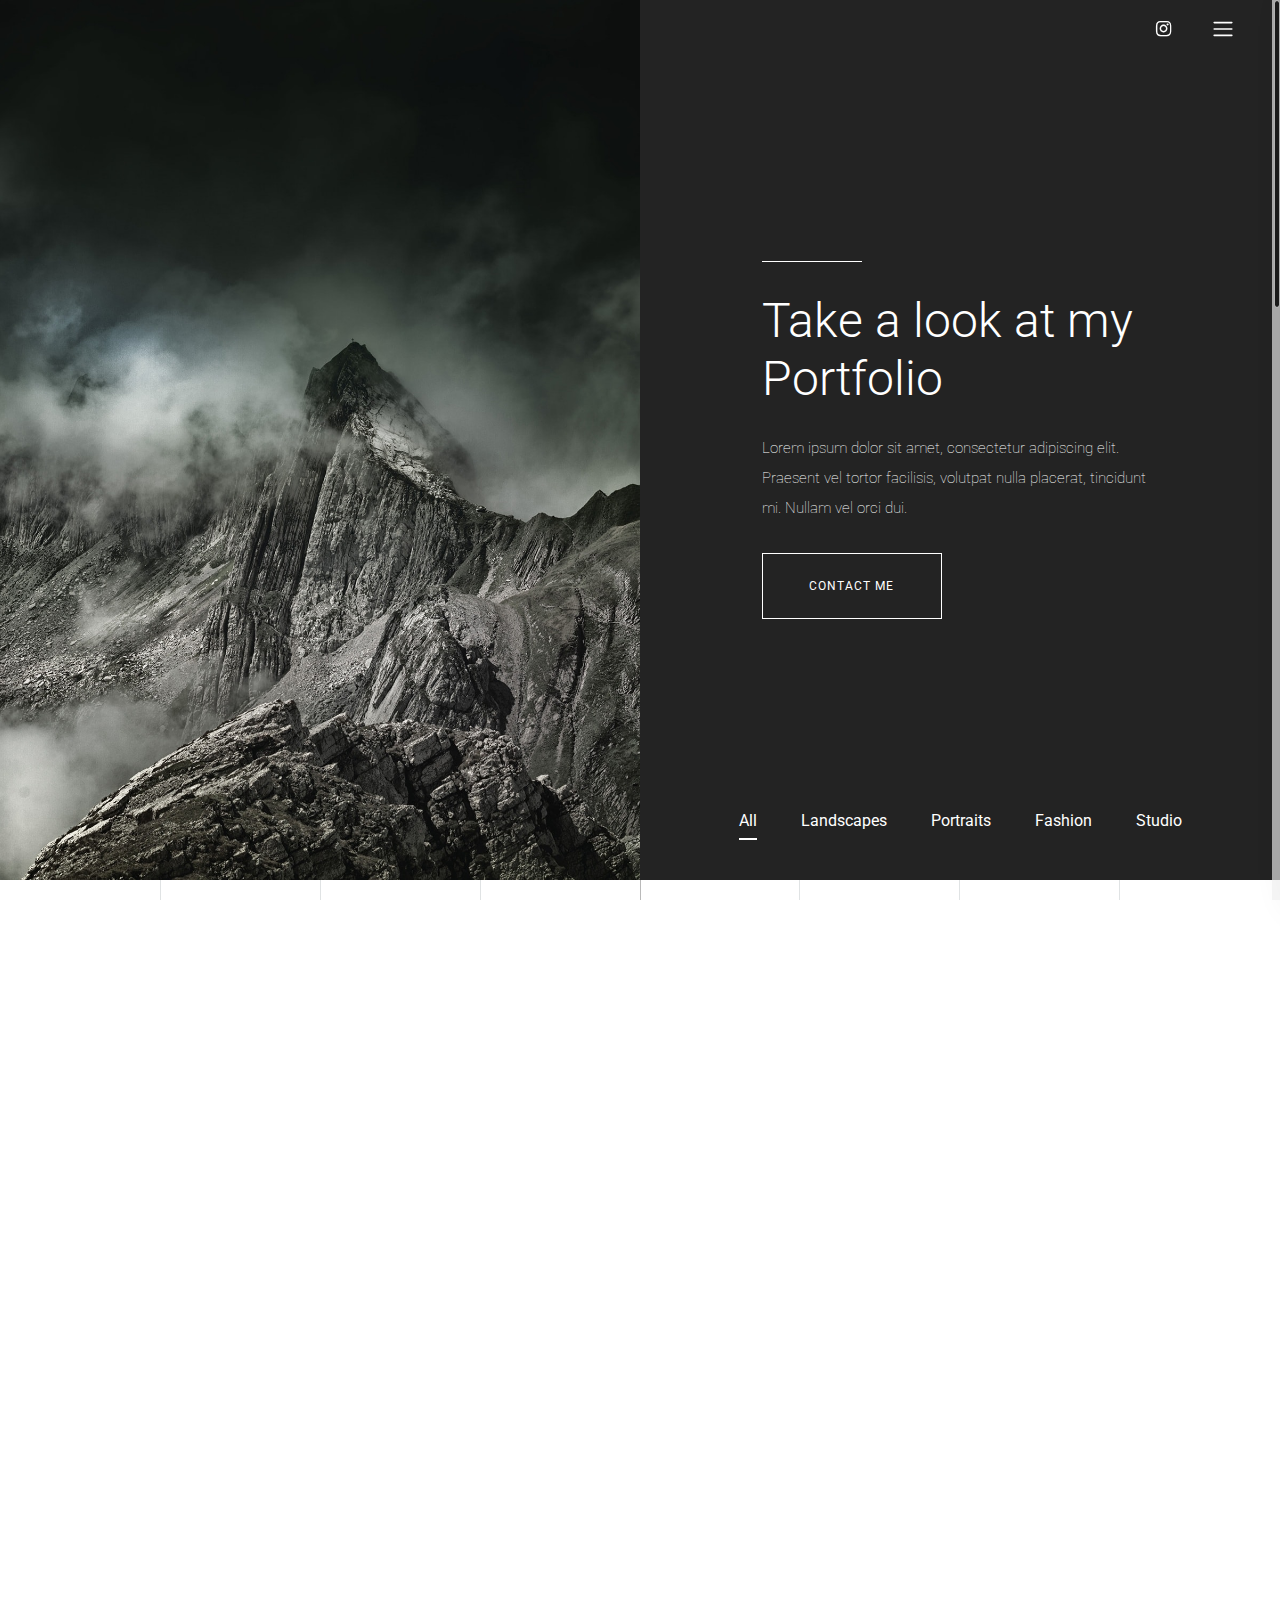
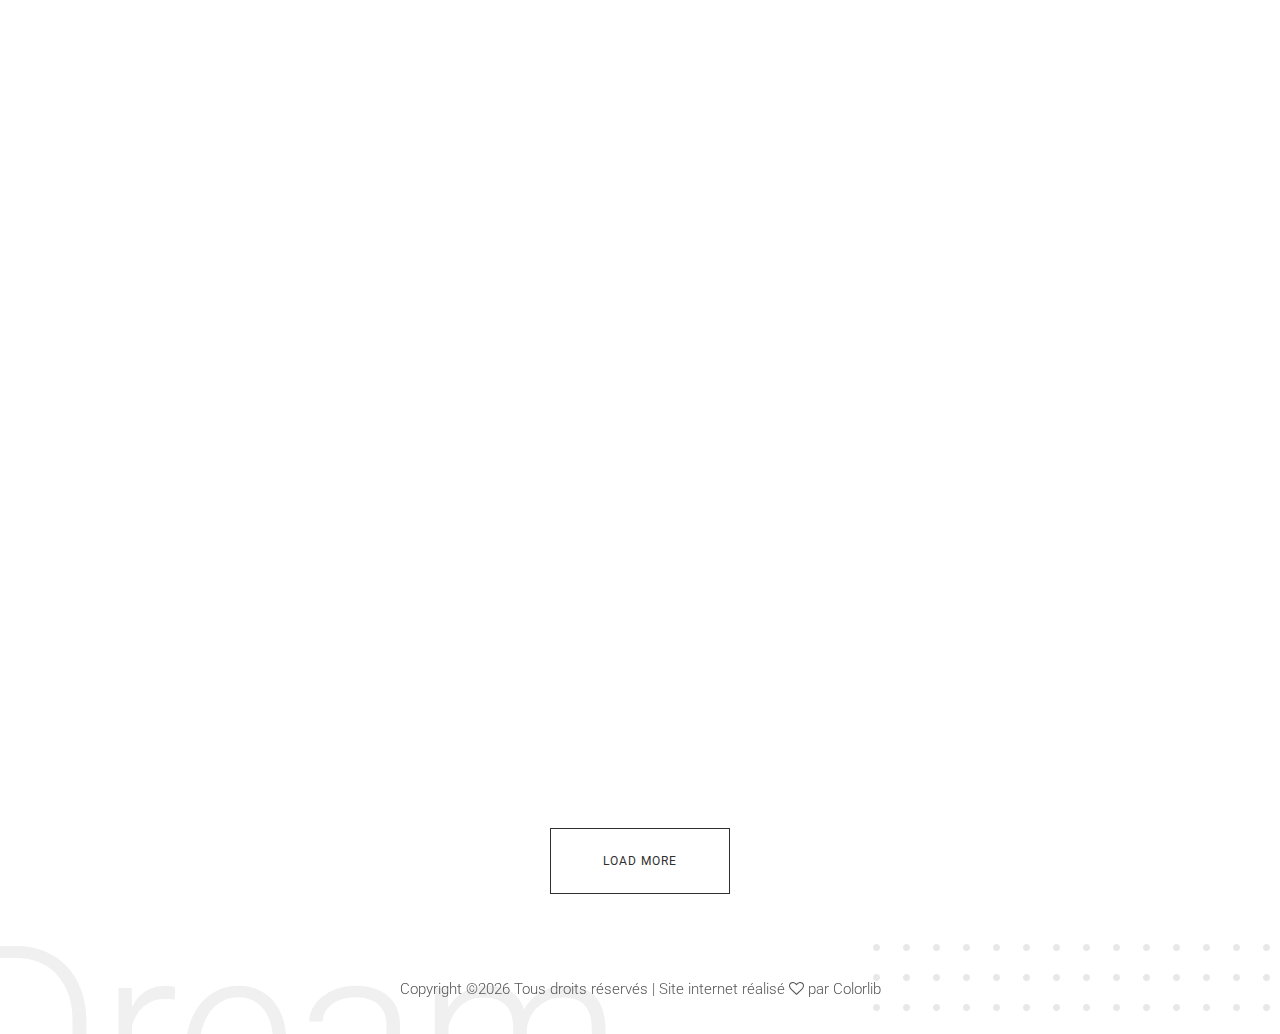
<file: portfolio.html>
<!DOCTYPE html>
<html lang="fr">

<head>
    <meta charset="UTF-8">
    <meta name="description" content="">
    <meta http-equiv="X-UA-Compatible" content="IE=edge">
    <meta name="viewport" content="width=device-width, initial-scale=1, shrink-to-fit=no">
    <!-- The above 4 meta tags *must* come first in the head; any other head content must come *after* these tags -->

    <!-- Title  -->
    <title>Elouan Le Douairon - Photographe</title>

    <!-- Favicon - onglet -->
    <link rel="shortcut icon" type="image/png" href="img/core-img/icon.png">


    <!-- Style CSS -->
    <link rel="stylesheet" href="style.css">

</head>

<body>
    <!-- Preloader Start -->
    <div id="preloader">
        <div class="preload-content">
            <div id="sonar-load"></div>
        </div>
    </div>
    <!-- Preloader End -->

    <!-- Grids -->
    <div class="grids d-flex justify-content-between">
        <div class="grid1"></div>
        <div class="grid2"></div>
        <div class="grid3"></div>
        <div class="grid4"></div>
        <div class="grid5"></div>
        <div class="grid6"></div>
        <div class="grid7"></div>
        <div class="grid8"></div>
        <div class="grid9"></div>
    </div>

    <!-- ***** Main Menu Area Start ***** -->
    <div class="mainMenu d-flex align-items-center justify-content-between">
        <!-- Close Icon -->
        <div class="closeIcon">
            <i class="ti-close" aria-hidden="true"></i>
        </div>
        <!-- Logo Area -->
        <div class="logo-area">
            <img src="img\core-img\icon.png" style="padding-top: auto ; width: 50%" alt="">
        </div>
        <!-- Nav -->
        <div class="sonarNav wow fadeInUp" data-wow-delay="1s">
            <nav>
                <ul>
                    <li class="nav-item active">
                        <a class="nav-link" href="index.html">accueil</a>
                    </li>
                    <li class="nav-item">
                        <a class="nav-link" href="about-me.html">A propos de moi</a>
                    </li>
                    <li class="nav-item">
                        <a class="nav-link" href="services.html">Services</a>
                    </li>
                    <li class="nav-item">
                        <a class="nav-link" href="portfolio.html">Portfolio</a>
                    </li>
                    <li class="nav-item">
                        <a class="nav-link" href="blog.html">Blog</a>
                    </li>
                    <li class="nav-item">
                        <a class="nav-link" href="contact.html">Contact</a>
                    </li>
                    <li class="nav-item">
                        <a class="nav-link" href="boutique.html">Boutique</a>
                    </li>
                </ul>
            </nav>
        </div>
        <!-- Copwrite Text -->
        <div class="copywrite-text">
            <p><!-- Link back to Colorlib can't be removed. Template is licensed under CC BY 3.0. -->
Copyright &copy;<script>document.write(new Date().getFullYear());</script> Tous droits réservés | Site internet réalisé <i class="fa fa-heart-o" aria-hidden="true"></i> par <a href="https://colorlib.com" target="_blank">Colorlib</a>
<!-- Link back to Colorlib can't be removed. Template is licensed under CC BY 3.0. -->
</p>
        </div>
    </div>
    <!-- ***** Main Menu Area End ***** -->

    <!-- ***** Header Area Start ***** -->
    <header class="header-area">
        <div class="container-fluid">
            <div class="row">
                <div class="col-12">
                    <div class="menu-area d-flex justify-content-between">
                        <!-- Logo Area  -->
                        <div class="logo-area">
                            <!-- <a href="index.html">Sonar</a> -->
                        </div>

                        <div class="menu-content-area d-flex align-items-center">
                            <!-- Header Social Area -->
                            <div class="header-social-area d-flex align-items-center">
                                 <!-- <a href="#" data-toggle="tooltip" data-placement="bottom" title="Pinterest"><i class="fa fa-pinterest" aria-hidden="true"></i></a> -->
                                <!-- <a href="#" data-toggle="tooltip" data-placement="bottom" title="Linkedin"><i class="fa fa-linkedin" aria-hidden="true"></i></a> -->
                                <a href="https://www.instagram.com/elouan_ledouairon_photographie/" data-toggle="tooltip" data-placement="bottom" title="Instagram"><i class="fa fa-instagram" aria-hidden="true"></i></a>
                                <!-- <a href="#" data-toggle="tooltip" data-placement="bottom" title="Facebook"><i class="fa fa-facebook" aria-hidden="true"></i></a> -->
                                <!-- <a href="#" data-toggle="tooltip" data-placement="bottom" title="Twitter"><i class="fa fa-twitter" aria-hidden="true"></i></a> -->
                            </div>
                            <!-- Menu Icon -->
                            <span class="navbar-toggler-icon" id="menuIcon"></span>
                        </div>
                    </div>
                </div>
            </div>
        </div>
    </header>
    <!-- ***** Header Area End ***** -->

    <!-- ***** Hero Area Start ***** -->
    <div class="hero-area d-flex align-items-center">
        <!-- Hero Thumbnail -->
        <div class="hero-thumbnail equalize bg-img" style="background-image: url(img/bg-img/portfolio.jpg);"></div>
        
        <!-- Hero Content -->
        <div class="hero-content equalize">
            <div class="container-fluid h-100">
                <div class="row h-100 align-items-center justify-content-center">
                    <div class="col-12 col-md-8">
                        <div class="line"></div>
                        <h2>Take a look at my Portfolio</h2>
                        <p>Lorem ipsum dolor sit amet, consectetur adipiscing elit. Praesent vel tortor facilisis, volutpat nulla placerat, tincidunt mi. Nullam vel orci dui.</p>
                        <a href="#" class="btn sonar-btn white-btn">contact me</a>
                    </div>
                </div>
            </div>
        </div>

        <!-- Portfolio Menu -->
        <div class="sonar-portfolio-menu">
            <div class="text-center portfolio-menu">
                <button class="btn active" data-filter="*">All</button>
                <button class="btn" data-filter=".landscapes">Landscapes</button>
                <button class="btn" data-filter=".portraits">Portraits</button>
                <button class="btn" data-filter=".fashion">Fashion</button>
                <button class="btn" data-filter=".studio">Studio</button>
            </div>
        </div>
    </div>
    <!-- ***** Hero Area End ***** -->

    <!-- ****** Gallery Area Start ****** -->
    <section class="sonar-projects-area" id="projects">
        <div class="container-fluid">
            <div class="row sonar-portfolio">

                <!-- Single gallery Item -->
                <div class="col-12 col-sm-6 col-lg-3 single_gallery_item landscapes studio wow fadeInUpBig" data-wow-delay="300ms">
                    <a class="gallery-img" href="img/portfolio-img/1.jpg"><img src="img/portfolio-img/1.jpg" alt=""></a>
                    <!-- Gallery Content -->
                    <div class="gallery-content">
                        <h4>Mountains in the mist</h4>
                        <p>Landscapes</p>
                    </div>
                </div>

                <!-- Single gallery Item -->
                <div class="col-12 col-sm-6 col-lg-3 single_gallery_item portraits fashion wow fadeInUpBig" data-wow-delay="500ms">
                    <a class="gallery-img" href="img/portfolio-img/2.jpg"><img src="img/portfolio-img/2.jpg" alt=""></a>
                    <!-- Gallery Content -->
                    <div class="gallery-content">
                        <h4>A beautifull encounter</h4>
                        <p>Portrait</p>
                    </div>
                </div>

                <!-- Single gallery Item -->
                <div class="col-12 col-sm-6 col-lg-3 single_gallery_item landscapes studio wow fadeInUpBig" data-wow-delay="700ms">
                    <a class="gallery-img" href="img/portfolio-img/3.jpg"><img src="img/portfolio-img/3.jpg" alt=""></a>
                    <!-- Gallery Content -->
                    <div class="gallery-content">
                        <h4>Mountains in the mist</h4>
                        <p>Landscapes</p>
                    </div>
                </div>

                <!-- Single gallery Item -->
                <div class="col-12 col-sm-6 col-lg-3 single_gallery_item portraits studio wow fadeInUpBig" data-wow-delay="900ms">
                    <a class="gallery-img" href="img/portfolio-img/4.jpg"><img src="img/portfolio-img/4.jpg" alt=""></a>
                    <!-- Gallery Content -->
                    <div class="gallery-content">
                        <h4>A beautifull encounter</h4>
                        <p>Portrait</p>
                    </div>
                </div>

                <!-- Single gallery Item -->
                <div class="col-12 col-sm-6 col-lg-3 single_gallery_item landscapes fashion wow fadeInUpBig" data-wow-delay="300ms">
                    <a class="gallery-img" href="img/portfolio-img/5.jpg"><img src="img/portfolio-img/5.jpg" alt=""></a>
                    <!-- Gallery Content -->
                    <div class="gallery-content">
                        <h4>Mountains in the mist</h4>
                        <p>Landscapes</p>
                    </div>
                </div>

                <!-- Single gallery Item -->
                <div class="col-12 col-sm-6 col-lg-3 single_gallery_item portraits fashion wow fadeInUpBig" data-wow-delay="500ms">
                    <a class="gallery-img" href="img/portfolio-img/6.jpg"><img src="img/portfolio-img/6.jpg" alt=""></a>
                    <!-- Gallery Content -->
                    <div class="gallery-content">
                        <h4>A beautifull encounter</h4>
                        <p>Portrait</p>
                    </div>
                </div>

                <!-- Single gallery Item -->
                <div class="col-12 col-sm-6 col-lg-3 single_gallery_item landscapes fashion wow fadeInUpBig" data-wow-delay="700ms">
                    <a class="gallery-img" href="img/portfolio-img/7.jpg"><img src="img/portfolio-img/7.jpg" alt=""></a>
                    <!-- Gallery Content -->
                    <div class="gallery-content">
                        <h4>Mountains in the mist</h4>
                        <p>Landscapes</p>
                    </div>
                </div>

                <!-- Single gallery Item -->
                <div class="col-12 col-sm-6 col-lg-3 single_gallery_item portraits studio wow fadeInUpBig" data-wow-delay="900ms">
                    <a class="gallery-img" href="img/portfolio-img/8.jpg"><img src="img/portfolio-img/8.jpg" alt=""></a>
                    <!-- Gallery Content -->
                    <div class="gallery-content">
                        <h4>A beautifull encounter</h4>
                        <p>Portrait</p>
                    </div>
                </div>

                <!-- Single gallery Item -->
                <div class="col-12 col-sm-6 col-lg-3 single_gallery_item landscapes studio wow fadeInUpBig" data-wow-delay="300ms">
                    <a class="gallery-img" href="img/portfolio-img/9.jpg"><img src="img/portfolio-img/9.jpg" alt=""></a>
                    <!-- Gallery Content -->
                    <div class="gallery-content">
                        <h4>Mountains in the mist</h4>
                        <p>Landscapes</p>
                    </div>
                </div>

                <!-- Single gallery Item -->
                <div class="col-12 col-sm-6 col-lg-3 single_gallery_item portraits wow fadeInUpBig" data-wow-delay="500ms">
                    <a class="gallery-img" href="img/portfolio-img/10.jpg"><img src="img/portfolio-img/10.jpg" alt=""></a>
                    <!-- Gallery Content -->
                    <div class="gallery-content">
                        <h4>A beautifull encounter</h4>
                        <p>Portrait</p>
                    </div>
                </div>

                <!-- Single gallery Item -->
                <div class="col-12 col-sm-6 col-lg-3 single_gallery_item landscapes wow fadeInUpBig" data-wow-delay="700ms">
                    <a class="gallery-img" href="img/portfolio-img/11.jpg"><img src="img/portfolio-img/11.jpg" alt=""></a>
                    <!-- Gallery Content -->
                    <div class="gallery-content">
                        <h4>Mountains in the mist</h4>
                        <p>Landscapes</p>
                    </div>
                </div>

                <!-- Single gallery Item -->
                <div class="col-12 col-sm-6 col-lg-3 single_gallery_item portraits wow fadeInUpBig" data-wow-delay="900ms">
                    <a class="gallery-img" href="img/portfolio-img/12.jpg"><img src="img/portfolio-img/12.jpg" alt=""></a>
                    <!-- Gallery Content -->
                    <div class="gallery-content">
                        <h4>A beautifull encounter</h4>
                        <p>Portrait</p>
                    </div>
                </div>
            </div>

            <div class="row">
                <div class="col-12 text-center">
                    <a href="#" class="btn sonar-btn">Load More</a>
                </div>
            </div>
        </div>
    </section>
    <!-- ****** Gallery Area End ****** -->

    <!-- ***** Footer Area Start ***** -->
    <footer class="footer-area">
        <!-- back end content -->
        <div class="backEnd-content">
            <img class="dots" src="img/core-img/dots.png" alt="">
            <h2>Dream</h2>
        </div>
        
        <div class="container">
            <div class="row">
                <div class="col-12">
                    <!-- Copywrite Text -->
                    <div class="copywrite-text">
                        <p><!-- Link back to Colorlib can't be removed. Template is licensed under CC BY 3.0. -->
Copyright &copy;<script>document.write(new Date().getFullYear());</script> Tous droits réservés | Site internet réalisé <i class="fa fa-heart-o" aria-hidden="true"></i> par <a href="https://colorlib.com" target="_blank">Colorlib</a>
<!-- Link back to Colorlib can't be removed. Template is licensed under CC BY 3.0. -->
</p>
                    </div>
                </div>
            </div>
        </div>
    </footer>
    <!-- ***** Footer Area End ***** -->

    <!-- jQuery (Necessary for All JavaScript Plugins) -->
    <script src="js/jquery/jquery-2.2.4.min.js"></script>
    <!-- Popper js -->
    <script src="js/popper.min.js"></script>
    <!-- Bootstrap js -->
    <script src="js/bootstrap.min.js"></script>
    <!-- Plugins js -->
    <script src="js/plugins.js"></script>
    <!-- Active js -->
    <script src="js/active.js"></script>

</body>

</html>
</file>
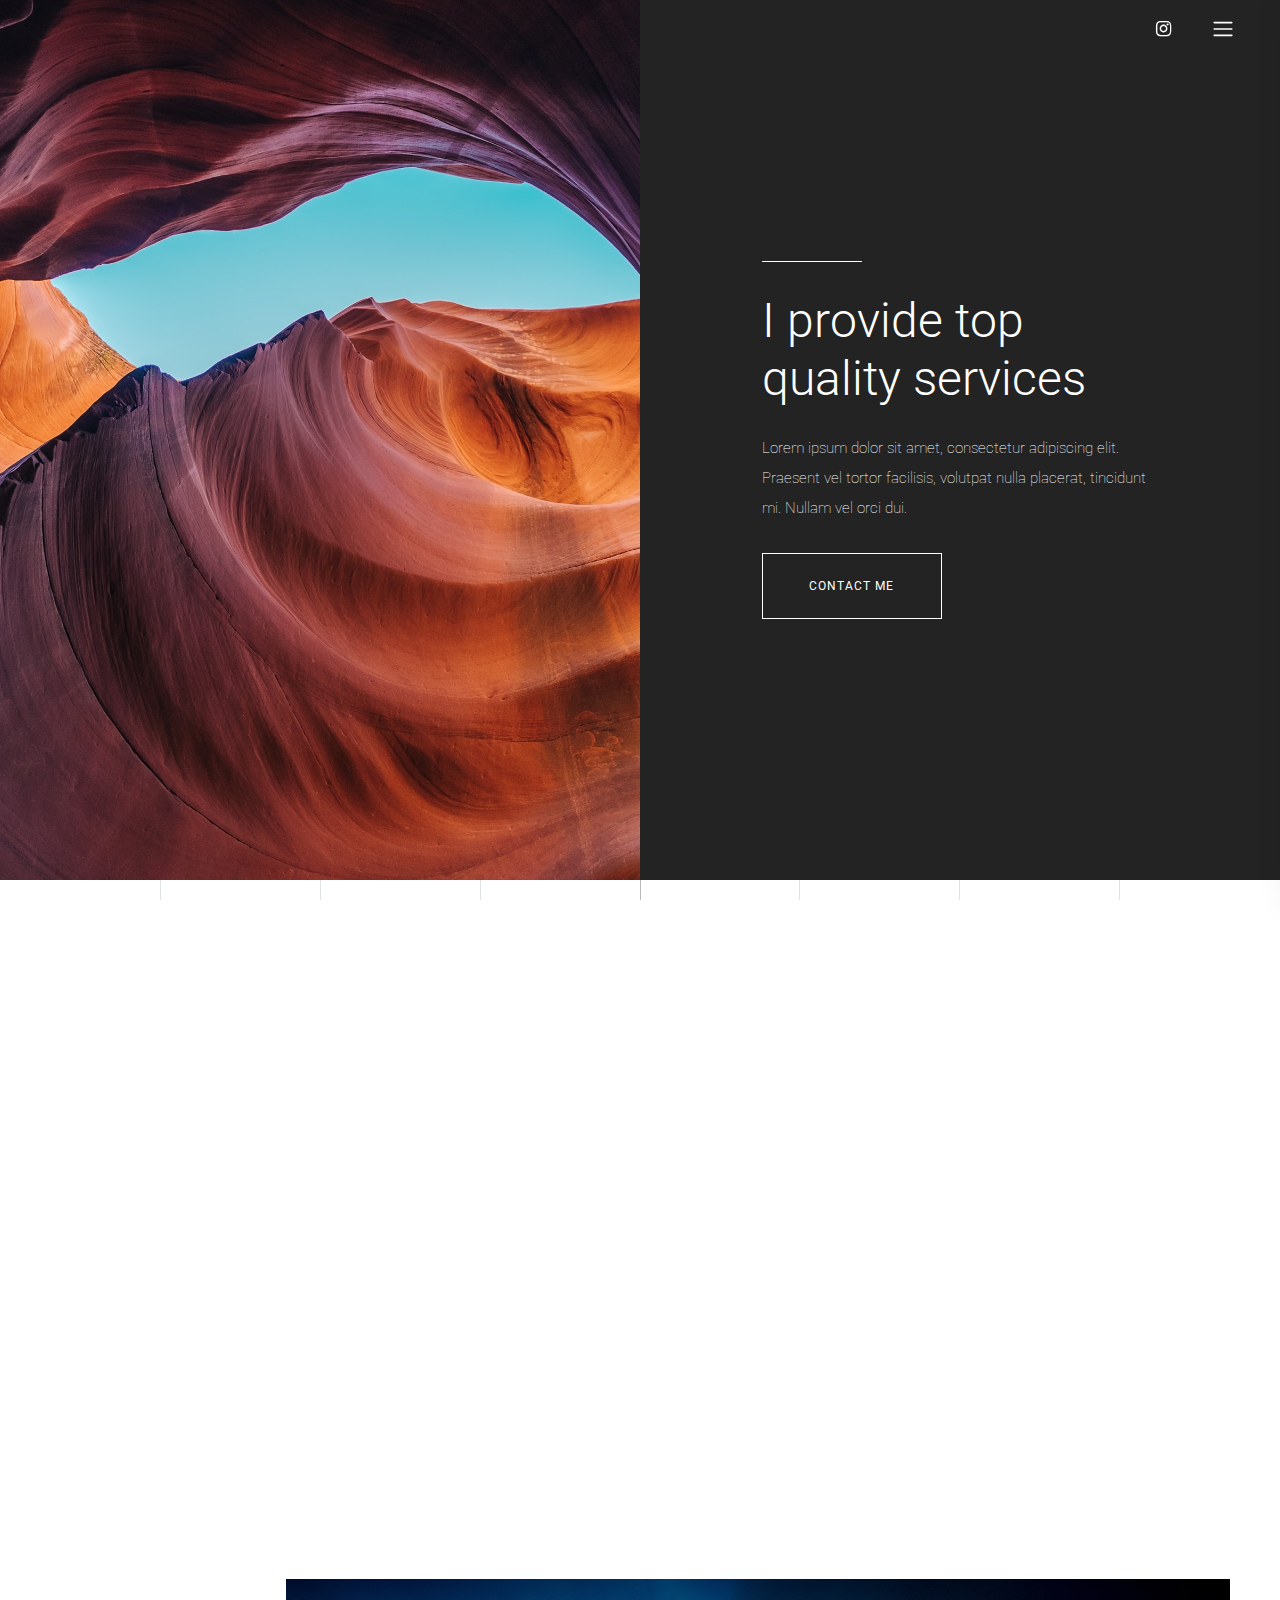
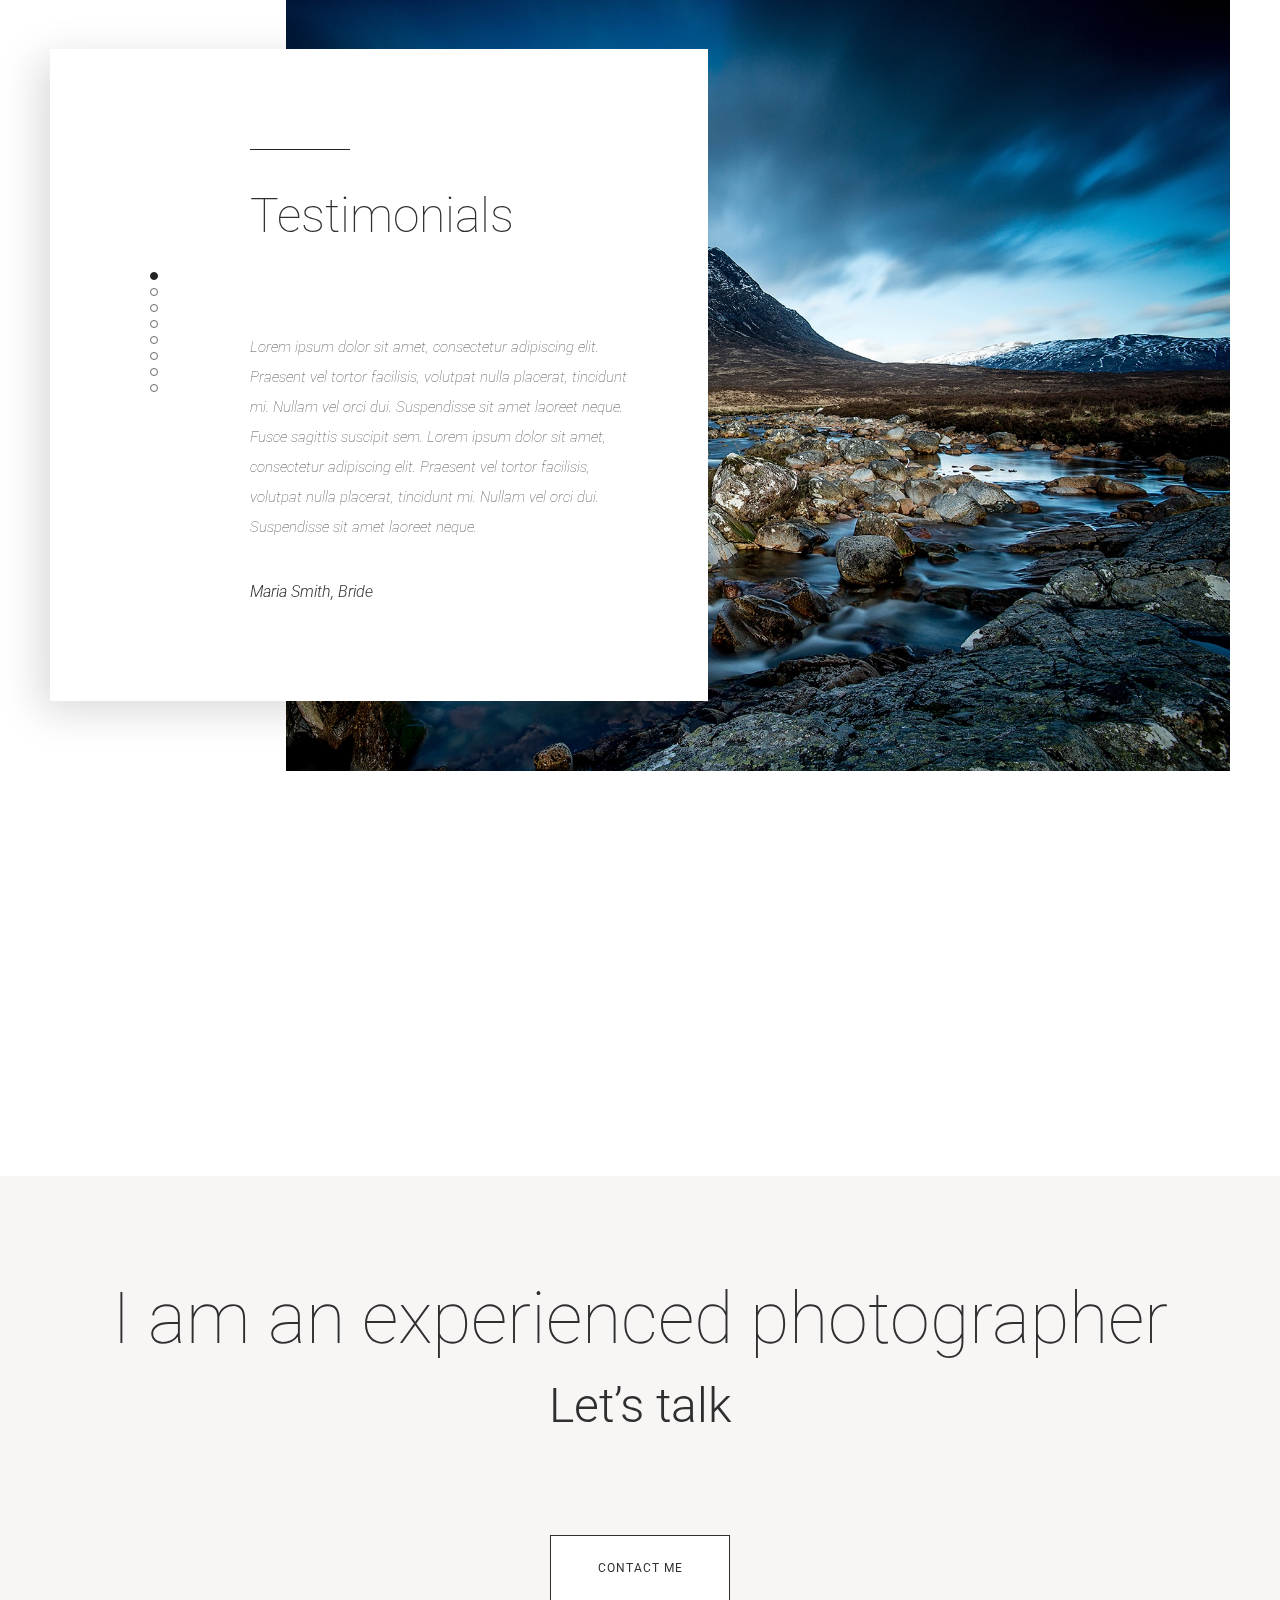
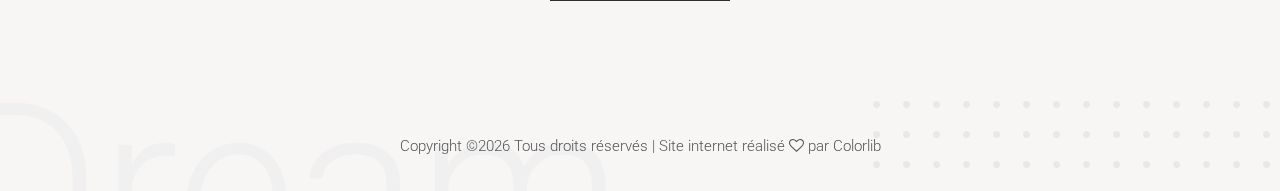
<file: services.html>
<!DOCTYPE html>
<html lang="fr">

<head>
    <meta charset="UTF-8">
    <meta name="description" content="">
    <meta http-equiv="X-UA-Compatible" content="IE=edge">
    <meta name="viewport" content="width=device-width, initial-scale=1, shrink-to-fit=no">
    <!-- The above 4 meta tags *must* come first in the head; any other head content must come *after* these tags -->

    <!-- Title  -->
    <title>Elouan Le Douairon - Photographe</title>

    <!-- Favicon - onglet -->
    <link rel="shortcut icon" type="image/png" href="img/core-img/icon.png">


    <!-- Style CSS -->
    <link rel="stylesheet" href="style.css">

</head>

<body>
    <!-- Preloader Start -->
    <div id="preloader">
        <div class="preload-content">
            <div id="sonar-load"></div>
        </div>
    </div>
    <!-- Preloader End -->

    <!-- Grids -->
    <div class="grids d-flex justify-content-between">
        <div class="grid1"></div>
        <div class="grid2"></div>
        <div class="grid3"></div>
        <div class="grid4"></div>
        <div class="grid5"></div>
        <div class="grid6"></div>
        <div class="grid7"></div>
        <div class="grid8"></div>
        <div class="grid9"></div>
    </div>

    <!-- ***** Main Menu Area Start ***** -->
    <div class="mainMenu d-flex align-items-center justify-content-between">
        <!-- Close Icon -->
        <div class="closeIcon">
            <i class="ti-close" aria-hidden="true"></i>
        </div>
        <!-- Logo Area -->
        <div class="logo-area">
            <img src="img\core-img\icon.png" style="padding-top: auto ; width: 50%" alt="">
        </div>
        <!-- Nav -->
        <div class="sonarNav wow fadeInUp" data-wow-delay="1s">
            <nav>
                <ul>
                    <li class="nav-item active">
                        <a class="nav-link" href="index.html">accueil</a>
                    </li>
                    <li class="nav-item">
                        <a class="nav-link" href="about-me.html">A propos de moi</a>
                    </li>
                    <li class="nav-item">
                        <a class="nav-link" href="services.html">Services</a>
                    </li>
                    <li class="nav-item">
                        <a class="nav-link" href="portfolio.html">Portfolio</a>
                    </li>
                    <li class="nav-item">
                        <a class="nav-link" href="blog.html">Blog</a>
                    </li>
                    <li class="nav-item">
                        <a class="nav-link" href="contact.html">Contact</a>
                    </li>
                    <li class="nav-item">
                        <a class="nav-link" href="boutique.html">Boutique</a>
                    </li>
                </ul>
            </nav>
        </div>
        <!-- Copwrite Text -->
        <div class="copywrite-text">
            <p><!-- Link back to Colorlib can't be removed. Template is licensed under CC BY 3.0. -->
Copyright &copy;<script>document.write(new Date().getFullYear());</script> Tous droits réservés | Site internet réalisé <i class="fa fa-heart-o" aria-hidden="true"></i> par <a href="https://colorlib.com" target="_blank">Colorlib</a>
<!-- Link back to Colorlib can't be removed. Template is licensed under CC BY 3.0. -->
</p>
        </div>
    </div>
    <!-- ***** Main Menu Area End ***** -->

    <!-- ***** Header Area Start ***** -->
    <header class="header-area">
        <div class="container-fluid">
            <div class="row">
                <div class="col-12">
                    <div class="menu-area d-flex justify-content-between">
                        <!-- Logo Area  -->
                        <div class="logo-area">
                            <!-- <a href="index.html">Sonar</a> -->
                        </div>

                        <div class="menu-content-area d-flex align-items-center">
                            <!-- Header Social Area -->
                            <div class="header-social-area d-flex align-items-center">
                                 <!-- <a href="#" data-toggle="tooltip" data-placement="bottom" title="Pinterest"><i class="fa fa-pinterest" aria-hidden="true"></i></a> -->
                                <!-- <a href="#" data-toggle="tooltip" data-placement="bottom" title="Linkedin"><i class="fa fa-linkedin" aria-hidden="true"></i></a> -->
                                <a href="https://www.instagram.com/elouan_ledouairon_photographie/" data-toggle="tooltip" data-placement="bottom" title="Instagram"><i class="fa fa-instagram" aria-hidden="true"></i></a>
                                <!-- <a href="#" data-toggle="tooltip" data-placement="bottom" title="Facebook"><i class="fa fa-facebook" aria-hidden="true"></i></a> -->
                                <!-- <a href="#" data-toggle="tooltip" data-placement="bottom" title="Twitter"><i class="fa fa-twitter" aria-hidden="true"></i></a> -->
                            </div>
                            <!-- Menu Icon -->
                            <span class="navbar-toggler-icon" id="menuIcon"></span>
                        </div>
                    </div>
                </div>
            </div>
        </div>
    </header>
    <!-- ***** Header Area End ***** -->

    <!-- ***** Hero Area Start ***** -->
    <div class="hero-area d-flex align-items-center">
        <!-- Hero Thumbnail -->
        <div class="hero-thumbnail equalize bg-img" style="background-image: url(img/bg-img/services.jpg);"></div>
        
        <!-- Hero Content -->
        <div class="hero-content equalize">
            <div class="container-fluid h-100">
                <div class="row h-100 align-items-center justify-content-center">
                    <div class="col-12 col-md-8">
                        <div class="line"></div>
                        <h2>I provide top quality services</h2>
                        <p>Lorem ipsum dolor sit amet, consectetur adipiscing elit. Praesent vel tortor facilisis, volutpat nulla placerat, tincidunt mi. Nullam vel orci dui.</p>
                        <a href="#" class="btn sonar-btn white-btn">contact me</a>
                    </div>
                </div>
            </div>
        </div>
    </div>
    <!-- ***** Hero Area End ***** -->

    <!-- ***** Services Area Start ***** -->
    <div class="sonar-services-area section-padding-100-50">
        <div class="container">
            <div class="row">
                <!-- Single Services Area -->
                <div class="col-12 col-md-6 col-lg-4">
                    <div class="single-services-area wow fadeInUp" data-wow-delay="300ms">
                        <img src="img/core-img/camera.png" alt="">
                        <h4>Wedding Photograpy</h4>
                        <p>Lorem ipsum dolor sit amet, consectetur adipiscing elit. Praesent vel tortor facilisis, volutpat nulla placerat, tincidunt mi. Nullam vel orci dui.</p>
                    </div>
                </div>
                <!-- Single Services Area -->
                <div class="col-12 col-md-6 col-lg-4">
                    <div class="single-services-area wow fadeInUp" data-wow-delay="600ms">
                        <img src="img/core-img/vector.png" alt="">
                        <h4>Studio Photograpy</h4>
                        <p>Lorem ipsum dolor sit amet, consectetur adipiscing elit. Praesent vel tortor facilisis, volutpat nulla placerat, tincidunt mi. Nullam vel orci dui.</p>
                    </div>
                </div>
                <!-- Single Services Area -->
                <div class="col-12 col-md-6 col-lg-4">
                    <div class="single-services-area wow fadeInUp" data-wow-delay="900ms">
                        <img src="img/core-img/pantone.png" alt="">
                        <h4>Fashion Photograpy</h4>
                        <p>Lorem ipsum dolor sit amet, consectetur adipiscing elit. Praesent vel tortor facilisis, volutpat nulla placerat, tincidunt mi. Nullam vel orci dui.</p>
                    </div>
                </div>
                <!-- Single Services Area -->
                <div class="col-12 col-md-6 col-lg-4">
                    <div class="single-services-area wow fadeInUp" data-wow-delay="300ms">
                        <img src="img/core-img/video-player.png" alt="">
                        <h4>Profesional Videos</h4>
                        <p>Lorem ipsum dolor sit amet, consectetur adipiscing elit. Praesent vel tortor facilisis, volutpat nulla placerat, tincidunt mi. Nullam vel orci dui.</p>
                    </div>
                </div>
                <!-- Single Services Area -->
                <div class="col-12 col-md-6 col-lg-4">
                    <div class="single-services-area wow fadeInUp" data-wow-delay="600ms">
                        <img src="img/core-img/browsing.png" alt="">
                        <h4>Landscapes</h4>
                        <p>Lorem ipsum dolor sit amet, consectetur adipiscing elit. Praesent vel tortor facilisis, volutpat nulla placerat, tincidunt mi. Nullam vel orci dui.</p>
                    </div>
                </div>
                <!-- Single Services Area -->
                <div class="col-12 col-md-6 col-lg-4">
                    <div class="single-services-area wow fadeInUp" data-wow-delay="900ms">
                        <img src="img/core-img/develop.png" alt="">
                        <h4>Photo Journalism</h4>
                        <p>Lorem ipsum dolor sit amet, consectetur adipiscing elit. Praesent vel tortor facilisis, volutpat nulla placerat, tincidunt mi. Nullam vel orci dui.</p>
                    </div>
                </div>
            </div>
        </div>
    </div>
    <!-- ***** Services Area End ***** -->

    <div class="sonar-testimonials-area bg-img" style="background-image: url(img/bg-img/tes.jpg);">
        <div class="container-fluid">
            <div class="row">
                <div class="col-12 col-md-10 col-lg-7">
                    <div class="testimonial-content bg-white">
                        <div class="section-heading text-left">
                            <div class="line"></div>
                            <h2>Testimonials</h2>
                        </div>

                        <div class="testimonial-slides owl-carousel">

                            <div class="single-tes-slide">
                                <p>Lorem ipsum dolor sit amet, consectetur adipiscing elit. Praesent vel tortor facilisis, volutpat nulla placerat, tincidunt mi. Nullam vel orci dui. Suspendisse sit amet laoreet neque. Fusce sagittis suscipit sem. Lorem ipsum dolor sit amet, consectetur adipiscing elit. Praesent vel tortor facilisis, volutpat nulla placerat, tincidunt mi. Nullam vel orci dui. Suspendisse sit amet laoreet neque.</p>
                                <h6>Maria Smith, Bride</h6>
                            </div>

                            <div class="single-tes-slide">
                                <p>Lorem ipsum dolor sit amet, consectetur adipiscing elit. Praesent vel tortor facilisis, volutpat nulla placerat, tincidunt mi. Nullam vel orci dui. Suspendisse sit amet laoreet neque. Fusce sagittis suscipit sem. Lorem ipsum dolor sit amet, consectetur adipiscing elit. Praesent vel tortor facilisis, volutpat nulla placerat, tincidunt mi. Nullam vel orci dui. Suspendisse sit amet laoreet neque.</p>
                                <h6>Maria Smith, Bride</h6>
                            </div>

                            <div class="single-tes-slide">
                                <p>Lorem ipsum dolor sit amet, consectetur adipiscing elit. Praesent vel tortor facilisis, volutpat nulla placerat, tincidunt mi. Nullam vel orci dui. Suspendisse sit amet laoreet neque. Fusce sagittis suscipit sem. Lorem ipsum dolor sit amet, consectetur adipiscing elit. Praesent vel tortor facilisis, volutpat nulla placerat, tincidunt mi. Nullam vel orci dui. Suspendisse sit amet laoreet neque.</p>
                                <h6>Maria Smith, Bride</h6>
                            </div>

                            <div class="single-tes-slide">
                                <p>Lorem ipsum dolor sit amet, consectetur adipiscing elit. Praesent vel tortor facilisis, volutpat nulla placerat, tincidunt mi. Nullam vel orci dui. Suspendisse sit amet laoreet neque. Fusce sagittis suscipit sem. Lorem ipsum dolor sit amet, consectetur adipiscing elit. Praesent vel tortor facilisis, volutpat nulla placerat, tincidunt mi. Nullam vel orci dui. Suspendisse sit amet laoreet neque.</p>
                                <h6>Maria Smith, Bride</h6>
                            </div>

                            <div class="single-tes-slide">
                                <p>Lorem ipsum dolor sit amet, consectetur adipiscing elit. Praesent vel tortor facilisis, volutpat nulla placerat, tincidunt mi. Nullam vel orci dui. Suspendisse sit amet laoreet neque. Fusce sagittis suscipit sem. Lorem ipsum dolor sit amet, consectetur adipiscing elit. Praesent vel tortor facilisis, volutpat nulla placerat, tincidunt mi. Nullam vel orci dui. Suspendisse sit amet laoreet neque.</p>
                                <h6>Maria Smith, Bride</h6>
                            </div>

                            <div class="single-tes-slide">
                                <p>Lorem ipsum dolor sit amet, consectetur adipiscing elit. Praesent vel tortor facilisis, volutpat nulla placerat, tincidunt mi. Nullam vel orci dui. Suspendisse sit amet laoreet neque. Fusce sagittis suscipit sem. Lorem ipsum dolor sit amet, consectetur adipiscing elit. Praesent vel tortor facilisis, volutpat nulla placerat, tincidunt mi. Nullam vel orci dui. Suspendisse sit amet laoreet neque.</p>
                                <h6>Maria Smith, Bride</h6>
                            </div>

                            <div class="single-tes-slide">
                                <p>Lorem ipsum dolor sit amet, consectetur adipiscing elit. Praesent vel tortor facilisis, volutpat nulla placerat, tincidunt mi. Nullam vel orci dui. Suspendisse sit amet laoreet neque. Fusce sagittis suscipit sem. Lorem ipsum dolor sit amet, consectetur adipiscing elit. Praesent vel tortor facilisis, volutpat nulla placerat, tincidunt mi. Nullam vel orci dui. Suspendisse sit amet laoreet neque.</p>
                                <h6>Maria Smith, Bride</h6>
                            </div>

                            <div class="single-tes-slide">
                                <p>Lorem ipsum dolor sit amet, consectetur adipiscing elit. Praesent vel tortor facilisis, volutpat nulla placerat, tincidunt mi. Nullam vel orci dui. Suspendisse sit amet laoreet neque. Fusce sagittis suscipit sem. Lorem ipsum dolor sit amet, consectetur adipiscing elit. Praesent vel tortor facilisis, volutpat nulla placerat, tincidunt mi. Nullam vel orci dui. Suspendisse sit amet laoreet neque.</p>
                                <h6>Maria Smith, Bride</h6>
                            </div>

                        </div>
                    </div>
                </div>
            </div>
        </div>
    </div>

    <div class="cool-facts-area section-padding-100-0">
        <div class="container">
            <div class="row align-items-center">
                <!-- Single Cool Fact-->
                <div class="col-12 col-sm-6 col-lg-3">
                    <div class="single-cool-fact-area text-center mb-100 wow fadeInUpBig" data-wow-delay="250ms">
                        <img src="img/core-img/golden-ratio.png" alt="">
                        <h2><span class="counter">149</span></h2>
                        <p>Happy Brides</p>
                    </div>
                </div>
                <!-- Single Cool Fact-->
                <div class="col-12 col-sm-6 col-lg-3">
                    <div class="single-cool-fact-area text-center mb-100 wow fadeInUpBig" data-wow-delay="500ms">
                        <img src="img/core-img/canvas.png" alt="">
                        <h2><span class="counter">2391</span></h2>
                        <p>Landscape Photos</p>
                    </div>
                </div>
                <!-- Single Cool Fact-->
                <div class="col-12 col-sm-6 col-lg-3">
                    <div class="single-cool-fact-area text-center mb-100 wow fadeInUpBig" data-wow-delay="750ms">
                        <img src="img/core-img/mouse.png" alt="">
                        <h2><span class="counter">245</span></h2>
                        <p>Airbrushed Photos</p>
                    </div>
                </div>
                <!-- Single Cool Fact-->
                <div class="col-12 col-sm-6 col-lg-3">
                    <div class="single-cool-fact-area text-center mb-100 wow fadeInUpBig" data-wow-delay="1000ms">
                        <img src="img/core-img/coffee.png" alt="">
                        <h2><span class="counter">128</span></h2>
                        <p>Coffes a month</p>
                    </div>
                </div>
            </div>
        </div>
    </div>

    <!-- ***** Call to Action Area Start ***** -->
    <div class="sonar-call-to-action-area bg-gray section-padding-100">
        <div class="container">
            <div class="row">
                <div class="col-12">
                    <div class="call-to-action-content">
                        <h2>I am an experienced photographer</h2>
                        <h5>Let’s talk</h5>
                        <a href="#" class="btn sonar-btn mt-100">contact me</a>
                    </div>
                </div>
            </div>
        </div>
    </div>
    <!-- ***** Call to Action Area End ***** -->

    <!-- ***** Footer Area Start ***** -->
    <footer class="footer-area bg-gray">
        <!-- back end content -->
        <div class="backEnd-content">
            <img class="dots" src="img/core-img/dots.png" alt="">
            <h2>Dream</h2>
        </div>
        
        <div class="container">
            <div class="row">
                <div class="col-12">
                    <!-- Copywrite Text -->
                    <div class="copywrite-text">
                        <p><!-- Link back to Colorlib can't be removed. Template is licensed under CC BY 3.0. -->
Copyright &copy;<script>document.write(new Date().getFullYear());</script> Tous droits réservés | Site internet réalisé <i class="fa fa-heart-o" aria-hidden="true"></i> par <a href="https://colorlib.com" target="_blank">Colorlib</a>
<!-- Link back to Colorlib can't be removed. Template is licensed under CC BY 3.0. -->
</p>
                    </div>
                </div>
            </div>
        </div>
    </footer>
    <!-- ***** Footer Area End ***** -->

    <!-- jQuery (Necessary for All JavaScript Plugins) -->
    <script src="js/jquery/jquery-2.2.4.min.js"></script>
    <!-- Popper js -->
    <script src="js/popper.min.js"></script>
    <!-- Bootstrap js -->
    <script src="js/bootstrap.min.js"></script>
    <!-- Plugins js -->
    <script src="js/plugins.js"></script>
    <!-- Active js -->
    <script src="js/active.js"></script>

</body>

</html>
</file>
<file: style.css>
/* [ -- Master Stylesheet -- ] */
/* ----------------------------------------------------------
:: Template Name: Sonar - Photography Template
:: Author: Colorlib
:: Author URL: https://colorlib.com
:: Version: 1.0
:: Created: March 09, 2018
:: Last Updated: March 09, 2018
---------------------------------------------------------- */
/* Variables */
/* mixin */
/* :: Import Fonts */
@import url("https://fonts.googleapis.com/css?family=Roboto:100,300,400,500,700");
/* :: Import All CSS */
@import url(css/bootstrap.min.css);
@import url(css/animate.css);
@import url(css/owl.carousel.css);
@import url(css/magnific-popup.css);
@import url(css/font-awesome.min.css);
@import url(css/themify-icons.css);
/* :: Base CSS */
* {
  margin: 0;
  padding: 0; }

body {
  font-family: "Roboto", sans-serif; }

h1,
h2,
h3,
h4,
h5,
h6 {
  color: #2f2f2f;
  font-weight: 300; }

p {
  color: #565656;
  font-size: 15px;
  line-height: 2;
  font-weight: 100; }

a {
  -webkit-transition-duration: 500ms;
  transition-duration: 500ms;
  text-decoration: none;
  outline: none;
  font-size: 14px;
  font-weight: 700; }
  a:hover, a:focus {
    -webkit-transition-duration: 500ms;
    transition-duration: 500ms;
    text-decoration: none;
    outline: none;
    font-size: 12px;
    font-weight: 400; }

#preloader {
  display: -webkit-box;
  display: -ms-flexbox;
  display: flex;
  -webkit-box-align: center;
  -ms-flex-align: center;
  -ms-grid-row-align: center;
  align-items: center;
  -webkit-box-pack: center;
  -ms-flex-pack: center;
  justify-content: center;
  background-color: #232323;
  position: fixed;
  width: 100%;
  height: 100%;
  z-index: 1000000; }

#sonar-load {
  width: 70px;
  height: 70px;
  border-radius: 50%;
  border: 3px;
  border-style: solid;
  border-color: transparent;
  border-top-color: #f8f5f5;
  -webkit-animation: sonar 2400ms linear infinite;
  animation: sonar 2400ms linear infinite;
  z-index: 999; }
  #sonar-load:before {
    content: "";
    position: absolute;
    top: 7.5px;
    left: 7.5px;
    right: 7.5px;
    bottom: 7.5px;
    border-radius: 50%;
    border: 3px;
    border-style: solid;
    border-color: transparent;
    border-top-color: #f8f5f5;
    -webkit-animation: sonar 2700ms linear infinite;
    animation: sonar 2700ms linear infinite; }
  #sonar-load:after {
    content: "";
    position: absolute;
    top: 20px;
    left: 20px;
    right: 20px;
    bottom: 20px;
    border-radius: 50%;
    border: 3px;
    border-style: solid;
    border-color: transparent;
    border-top-color: #f8f5f5;
    -webkit-animation: sonar 1800ms linear infinite;
    animation: sonar 1800ms linear infinite; }

@-webkit-keyframes sonar {
  0% {
    -webkit-transform: rotate(0deg);
    transform: rotate(0deg); }
  100% {
    -webkit-transform: rotate(360deg);
    transform: rotate(360deg); } }
@keyframes sonar {
  0% {
    -webkit-transform: rotate(0deg);
    transform: rotate(0deg); }
  100% {
    -webkit-transform: rotate(360deg);
    transform: rotate(360deg); } }
ul,
ol {
  margin: 0; }
  ul li,
  ol li {
    list-style: none; }

img {
  height: auto;
  max-width: 100%; }

.sonar-table {
  display: table;
  z-index: 9;
  position: absolute;
  width: 100%;
  height: 100%;
  margin: 0; }

.sonar-table-cell {
  display: table-cell;
  vertical-align: middle; }

.mt-15 {
  margin-top: 15px; }

.mt-30 {
  margin-top: 30px; }

.mt-50 {
  margin-top: 50px; }

.mt-70 {
  margin-top: 70px; }

.mt-100 {
  margin-top: 100px; }

.mb-15 {
  margin-bottom: 15px; }

.mb-30 {
  margin-bottom: 30px; }

.mb-50 {
  margin-bottom: 50px; }

.ml-15 {
  margin-left: 15px; }

.ml-30 {
  margin-left: 30px; }

.mr-15 {
  margin-right: 15px; }

.mr-30 {
  margin-right: 30px; }

.mb-70 {
  margin-bottom: 70px; }

.mb-100 {
  margin-bottom: 100px; }

.mt-230 {
  margin-top: 230px; }
  @media only screen and (max-width: 767px) {
    .mt-230 {
      margin-top: 100px; } }

.bg-img {
  background-position: center center;
  background-size: cover;
  background-repeat: no-repeat; }

.bg-transparent {
  background-color: transparent; }

.font-bold {
  font-weight: 700; }

.font-light {
  font-weight: 300; }

.height-500 {
  height: 500px !important; }

.height-600 {
  height: 600px !important; }

.height-700 {
  height: 700px !important; }

.height-800 {
  height: 800px !important; }

.mfp-wrap {
  z-index: 100000; }

.mfp-image-holder .mfp-close,
.mfp-iframe-holder .mfp-close {
  color: #ffffff;
  right: -30px;
  padding-right: 0;
  width: 30px;
  height: 30px;
  line-height: 25px;
  text-align: center;
  border: 2px solid #ffffff;
  border-radius: 50%;
  top: 10px; }

#scrollUp {
  background-color: #232323;
  border-radius: 50%;
  bottom: 60px;
  right: 60px;
  box-shadow: 0 2px 6px 0 rgba(0, 0, 0, 0.3);
  color: #ffffff;
  font-size: 30px;
  height: 70px;
  text-align: center;
  width: 70px;
  line-height: 66px;
  -webkit-transition-duration: 500ms;
  transition-duration: 500ms; }
  #scrollUp:hover {
    background-color: #192a56; }
  @media only screen and (min-width: 768px) and (max-width: 991px) {
    #scrollUp {
      bottom: 30px;
      right: 30px;
      height: 50px;
      width: 50px;
      line-height: 46px; } }
  @media only screen and (max-width: 767px) {
    #scrollUp {
      bottom: 30px;
      right: 30px;
      height: 50px;
      width: 50px;
      line-height: 46px; } }

.section-padding-100 {
  padding: 100px 0; }

.section-padding-50 {
  padding: 50px 0; }

.section-padding-50-0 {
  padding: 50px 0 0 0; }

.section-padding-100-70 {
  padding: 100px 0 70px; }

.section-padding-100-50 {
  padding: 100px 0 50px; }

.section-padding-100-0 {
  padding: 100px 0 0; }

.section-padding-0-100 {
  padding: 0 0 100px; }

.section-padding-100-20 {
  padding: 100px 0 20px 0; }

.bg-gray {
  background-color: #f8f5f5; }

.nicescroll-rails {
  z-index: 999999 !important; }

.section-heading {
  text-align: center;
  margin-bottom: 80px;
  position: relative;
  z-index: 1; }
  .section-heading .line {
    width: 100px;
    height: 1px;
    background-color: #232323;
    margin-bottom: 30px;
    display: block; }
  .section-heading h2 {
    font-size: 48px;
    margin-bottom: 0;
    font-weight: 100;
    line-height: 1.5; }
    .section-heading h2 span {
      font-weight: 400; }
    @media only screen and (min-width: 768px) and (max-width: 991px) {
      .section-heading h2 {
        font-size: 36px; } }
    @media only screen and (max-width: 767px) {
      .section-heading h2 {
        font-size: 30px; } }

.sonar-btn {
  position: relative;
  z-index: 1;
  min-width: 180px;
  height: 66px;
  border: 1px solid;
  border-color: #2f2f2f;
  text-transform: uppercase;
  color: #2f2f2f;
  font-size: 12px;
  letter-spacing: 1px;
  border-radius: 0;
  line-height: 64px;
  padding: 0;
  background-color: #ffffff; }
  .sonar-btn:hover, .sonar-btn:focus {
    background-color: #2f2f2f;
    font-size: 12px;
    color: #ffffff; }
  .sonar-btn.white-btn {
    border-color: #ffffff;
    color: #ffffff;
    background-color: transparent; }
    .sonar-btn.white-btn:hover, .sonar-btn.white-btn:focus {
      background-color: #ffffff;
      color: #2f2f2f; }
  .sonar-btn.btn-2 {
    background-color: #2f2f2f;
    font-size: 12px;
    color: #ffffff; }
  .sonar-btn.btn-3 {
    background-color: #232323;
    color: #ffffff; }
    .sonar-btn.btn-3::before {
      position: absolute;
      width: 100%;
      height: 100%;
      background-color: transparent;
      border: 1px solid;
      border-color: #232323;
      right: -6px;
      bottom: -6px;
      content: '';
      z-index: -100; }
    .sonar-btn.btn-3:hover, .sonar-btn.btn-3:focus {
      background-color: #232323;
      color: #ffffff; }

.bg-overlay {
  position: relative;
  z-index: 1; }
  .bg-overlay::after {
    position: absolute;
    z-index: -1;
    top: 0;
    left: 0;
    width: 100%;
    height: 100%;
    background-color: #2f2f2f;
    opacity: 0.85;
    content: ''; }

.bg-overlay-black {
  position: relative;
  z-index: 1; }
  .bg-overlay-black::after {
    position: absolute;
    z-index: 1;
    top: 0;
    left: 0;
    width: 100%;
    height: 100%;
    background-color: #000;
    opacity: 0.85;
    content: ''; }

.bg-overlay-white {
  position: relative;
  z-index: 1; }
  .bg-overlay-white::after {
    position: absolute;
    z-index: -2;
    top: 0;
    left: 0;
    width: 100%;
    height: 100%;
    background-color: rgba(230, 241, 255, 0.5);
    content: ''; }

.slide-background-overlay {
  position: relative;
  z-index: 1;
  bottom: 0;
  left: 0;
  width: 100%;
  height: 60%; }
  .slide-background-overlay::after {
    content: '';
    position: absolute;
    height: 60%;
    width: 100%;
    z-index: -1;
    bottom: 0;
    left: 0;
    background: rgba(0, 0, 0, 0.9);
    background: -webkit-linear-gradient(bottom, rgba(0, 0, 0, 0.9) 0%, rgba(0, 0, 0, 0.1) 90%, rgba(0, 0, 0, 0) 100%);
    background: linear-gradient(to top, rgba(0, 0, 0, 0.9) 0%, rgba(0, 0, 0, 0.1) 90%, rgba(0, 0, 0, 0) 100%); }

.grids {
  position: fixed;
  width: 100%;
  height: 100%;
  z-index: -1; }
  .grids div {
    width: 1px;
    height: 100%;
    background-color: #e0e3e4; }
    .grids div:nth-child(5) {
      background-color: #bababa; }
    .grids div:first-child, .grids div:last-child {
      background-color: transparent; }

/* :: Header Area CSS */
.header-area {
  position: fixed;
  z-index: 995;
  top: 0;
  left: 0;
  width: 100%;
  height: auto;
  -webkit-transition-duration: 500ms;
  transition-duration: 500ms;
  background-color: transparent;
  padding: 15px 30px; }
  .header-area img {
  position: absolute
  }
  .header-area .logo-area a {
    color: #ffffff;
    font-size: 36px;
    font-weight: 100; }
    @media only screen and (max-width: 767px) {
      .header-area .logo-area a {
        font-size: 24px; } }
  .header-area .menu-content-area .header-social-area {
    margin-right: 30px; }
    .header-area .menu-content-area .header-social-area a {
      font-size: 18px;
      padding: 0 10px;
      color: #ffffff; }
      @media only screen and (max-width: 767px) {
        .header-area .menu-content-area .header-social-area a {
          padding: 0 5px;
          font-size: 14px; } }
    @media only screen and (max-width: 767px) {
      .header-area .menu-content-area .header-social-area {
        margin-right: 15px; } }
  .header-area.sticky {
    background-color: #232323; }
  @media only screen and (max-width: 767px) {
    .header-area {
      padding: 10px 0; } }

.navbar-toggler-icon {
  background-image: url("data:image/svg+xml;charset=utf8,%3Csvg viewBox='0 0 30 30' xmlns='http://www.w3.org/2000/svg'%3E%3Cpath stroke='rgba(255, 255, 255, 1)' stroke-width='2' stroke-linecap='round' stroke-miterlimit='10' d='M4 7h22M4 15h22M4 23h22'/%3E%3C/svg%3E");
  cursor: pointer; }

.mainMenu {
  position: fixed;
  width: 480px;
  height: 100%;
  top: 0;
  right: -500px;
  background-color: #232323;
  z-index: 99999;
  text-align: center;
  -webkit-box-orient: vertical;
  -webkit-box-direction: normal;
  -ms-flex-direction: column;
  flex-direction: column;
  padding: 50px 15px;
  -webkit-transition-duration: 800ms;
  transition-duration: 800ms;
  box-shadow: 0 0 40px rgba(0, 0, 0, 0.2); }
  .mainMenu .closeIcon {
    position: absolute;
    right: 50px;
    top: 50px;
    z-index: 9;
    color: #ffffff;
    font-size: 20px;
    cursor: pointer;
    -webkit-transition-duration: 750ms;
    transition-duration: 750ms; }
    .mainMenu .closeIcon:hover {
      -webkit-transform: rotate(180deg);
      transform: rotate(180deg); }
    @media only screen and (max-width: 767px) {
      .mainMenu .closeIcon {
        right: 30px;
        top: 30px; } }
  .mainMenu .logo-area a {
    color: #ffffff;
    font-size: 30px;
    display: block;
    font-weight: 100; }
    @media only screen and (max-width: 767px) {
      .mainMenu .logo-area a {
        font-size: 24px; } }
  .mainMenu .copywrite-text p {
    margin-bottom: 0;
    color: #ffffff; }
    @media only screen and (max-width: 767px) {
      .mainMenu .copywrite-text p {
        font-size: 14px; } }
  .mainMenu .copywrite-text a {
    font-weight: 100;
    color: #ffffff; }
    .mainMenu .copywrite-text a:hover, .mainMenu .copywrite-text a:focus {
      font-size: 14px; }
  .mainMenu .nav-link {
    color: #ffffff;
    font-size: 18px;
    position: relative;
    z-index: 1;
    font-weight: 300;
    padding: 12px 15px; }
    @media only screen and (max-width: 767px) {
      .mainMenu .nav-link {
        font-size: 14px;
        padding: 10px; } }
    .mainMenu .nav-link::after {
      content: '';
      bottom: 0;
      width: 30px;
      height: 1px;
      background-color: rgba(255, 255, 255, 0.5);
      left: 50%;
      -webkit-transform: translateX(-50%);
      transform: translateX(-50%);
      position: absolute;
      z-index: 5;
      -webkit-transition-duration: 500ms;
      transition-duration: 500ms; }
    .mainMenu .nav-link:hover::after, .mainMenu .nav-link:focus::after {
      width: 70px;
      background-color: white; }
  @media only screen and (min-width: 992px) and (max-width: 1199px) {
    .mainMenu {
      padding: 30px 15px; } }
  @media only screen and (min-width: 768px) and (max-width: 991px) {
    .mainMenu {
      padding: 30px 15px; } }
  @media only screen and (max-width: 767px) {
    .mainMenu {
      padding: 15px;
      width: 300px; } }

/* :: Menu Open CSS */
.menu-open .mainMenu {
  right: 0; }

/* :: Hero Slides Area CSS */
.hero-slides .single-hero-slide {
  height: 950px;
  position: relative;
  z-index: 1;
  padding: 0 40px 100px;
  -webkit-transition-duration: 800ms;
  transition-duration: 800ms;
  overflow: visible;
  cursor: pointer; }
  .hero-slides .single-hero-slide .hero-slides-content {
    position: relative;
    z-index: 1;
    -webkit-transform: translateY(75%);
    transform: translateY(75%);
    -webkit-transition-duration: 800ms;
    transition-duration: 800ms;
    bottom: 0; }
    .hero-slides .single-hero-slide .hero-slides-content .line {
      width: 100px;
      height: 1px;
      background-color: #ffffff;
      margin-bottom: 30px;
      display: block; }
    .hero-slides .single-hero-slide .hero-slides-content h2 {
      color: #ffffff;
      font-weight: 100; }
    .hero-slides .single-hero-slide .hero-slides-content p {
      color: #ffffff;
      margin-bottom: 0;
      -webkit-transition-duration: 500ms;
      transition-duration: 500ms;
      margin-top: 140px; }
  .hero-slides .single-hero-slide:hover .hero-slides-content {
    -webkit-transform: translateY(0%);
    transform: translateY(0%); }
  .hero-slides .single-hero-slide:hover p {
    margin-top: 40px; }
  @media only screen and (min-width: 992px) and (max-width: 1199px) {
    .hero-slides .single-hero-slide {
      height: 800px; } }
  @media only screen and (min-width: 768px) and (max-width: 991px) {
    .hero-slides .single-hero-slide {
      height: 700px; } }
  @media only screen and (max-width: 767px) {
    .hero-slides .single-hero-slide {
      height: 550px; } }
.hero-slides .owl-dots {
  position: absolute;
  left: 50px;
  bottom: 50px; }
  .hero-slides .owl-dots .owl-dot {
    width: 8px;
    height: 8px;
    border: 1px solid #6a6a67;
    margin: 0 5px;
    border-radius: 50%;
    display: inline-block; }
    .hero-slides .owl-dots .owl-dot.active {
      border: 1px solid #ffffff;
      background-color: #ffffff; }

/* :: Portfolio Area CSS */
.portfolio-area {
  overflow-x: hidden; }
  .portfolio-area .portfolio-title h2 {
    font-size: 56px;
    text-align: center;
    font-weight: 100; }
    .portfolio-area .portfolio-title h2 span {
      font-weight: 400; }
    @media only screen and (min-width: 768px) and (max-width: 991px) {
      .portfolio-area .portfolio-title h2 {
        font-size: 36px; } }
    @media only screen and (max-width: 767px) {
      .portfolio-area .portfolio-title h2 {
        font-size: 30px; } }

.single-portfolio-item {
  position: relative;
  z-index: 1; }
  .single-portfolio-item .backend-content .dots {
    position: absolute;
    z-index: -1;
    top: -100px;
    left: -150px; }
  .single-portfolio-item .backend-content h2 {
    position: absolute;
    font-size: 230px;
    color: #f0f0f0;
    z-index: -10;
    top: -170px;
    right: 40%; }
    @media only screen and (min-width: 992px) and (max-width: 1199px) {
      .single-portfolio-item .backend-content h2 {
        font-size: 170px;
        top: -120px; } }
    @media only screen and (min-width: 768px) and (max-width: 991px) {
      .single-portfolio-item .backend-content h2 {
        font-size: 80px;
        top: -50px; } }
    @media only screen and (max-width: 767px) {
      .single-portfolio-item .backend-content h2 {
        font-size: 80px;
        top: -50px; } }
  .single-portfolio-item .portfolio-meta {
    padding-top: 30px; }
    .single-portfolio-item .portfolio-meta p {
      font-weight: 500;
      font-size: 14px;
      margin-bottom: 5px; }
    .single-portfolio-item .portfolio-meta h2 {
      font-size: 30px; }
      @media only screen and (max-width: 767px) {
        .single-portfolio-item .portfolio-meta h2 {
          font-size: 24px; } }
  .single-portfolio-item.portfolio-item-2 .backend-content .dots {
    position: absolute;
    z-index: -1;
    top: 0;
    left: auto;
    right: -150px; }
  .single-portfolio-item.portfolio-item-3 .backend-content .dots {
    top: 0;
    left: -200px;
    right: auto;
    -webkit-transform: rotate(90deg);
    transform: rotate(90deg); }
  .single-portfolio-item.portfolio-item-3 .backend-content h2 {
    top: -180px;
    left: 30%;
    right: auto; }
    @media only screen and (min-width: 992px) and (max-width: 1199px) {
      .single-portfolio-item.portfolio-item-3 .backend-content h2 {
        top: -130px; } }
    @media only screen and (min-width: 768px) and (max-width: 991px) {
      .single-portfolio-item.portfolio-item-3 .backend-content h2 {
        top: -90px;
        font-size: 100px; } }
    @media only screen and (max-width: 767px) {
      .single-portfolio-item.portfolio-item-3 .backend-content h2 {
        top: -70px; } }
  @media only screen and (max-width: 767px) {
    .single-portfolio-item.portfolio-item-3 {
      margin-bottom: 100px; } }
  .single-portfolio-item.portfolio-item-4 {
    top: -220px; }
    .single-portfolio-item.portfolio-item-4 .backend-content .dots {
      top: auto;
      bottom: -130px;
      left: 70%;
      right: auto;
      -webkit-transform: rotate(90deg);
      transform: rotate(90deg); }
    @media only screen and (max-width: 767px) {
      .single-portfolio-item.portfolio-item-4 {
        top: 0;
        margin-bottom: 100px; } }
  .single-portfolio-item.portfolio-item-5 {
    top: -450px;
    height: 0; }
    @media only screen and (max-width: 767px) {
      .single-portfolio-item.portfolio-item-5 {
        top: 0;
        height: auto;
        margin-bottom: 100px; } }
    @media only screen and (min-width: 768px) and (max-width: 991px) {
      .single-portfolio-item.portfolio-item-5 {
        top: -230px; } }
  .single-portfolio-item.portfolio-item-6 {
    top: 0;
    height: 0; }
    @media only screen and (max-width: 767px) {
      .single-portfolio-item.portfolio-item-6 {
        height: auto;
        margin-bottom: 100px; } }
  .single-portfolio-item.portfolio-item-7 {
    margin-top: 50px; }
    .single-portfolio-item.portfolio-item-7 .backend-content .dots {
      position: absolute;
      z-index: -1;
      top: auto;
      bottom: 0;
      left: auto;
      right: -150px; }
    .single-portfolio-item.portfolio-item-7 .backend-content h2 {
      top: -180px;
      left: 30%;
      right: auto; }
      @media only screen and (min-width: 992px) and (max-width: 1199px) {
        .single-portfolio-item.portfolio-item-7 .backend-content h2 {
          top: -100px; } }
      @media only screen and (max-width: 767px) {
        .single-portfolio-item.portfolio-item-7 .backend-content h2 {
          top: -60px; } }

/* :: Call to Action Area CSS */
.call-to-action-content {
  text-align: center; }
  .call-to-action-content h2 {
    font-weight: 100;
    font-size: 72px;
    margin-bottom: 15px; }
    @media only screen and (min-width: 992px) and (max-width: 1199px) {
      .call-to-action-content h2 {
        font-size: 55px; } }
    @media only screen and (min-width: 768px) and (max-width: 991px) {
      .call-to-action-content h2 {
        font-size: 36px; } }
    @media only screen and (max-width: 767px) {
      .call-to-action-content h2 {
        font-size: 30px; } }
  .call-to-action-content h5 {
    font-size: 48px;
    margin-bottom: 0; }
    @media only screen and (min-width: 768px) and (max-width: 991px) {
      .call-to-action-content h5 {
        font-size: 30px; } }
    @media only screen and (max-width: 767px) {
      .call-to-action-content h5 {
        font-size: 24px; } }

.sonar-call-to-action-area {
  position: relative;
  z-index: 1;
  overflow: hidden; }
  .sonar-call-to-action-area .backEnd-content h2 {
    position: absolute;
    font-size: 230px;
    color: #f0f0f0;
    z-index: -1;
    top: -30px;
    left: -3%; }
    @media only screen and (min-width: 992px) and (max-width: 1199px) {
      .sonar-call-to-action-area .backEnd-content h2 {
        font-size: 170px;
        top: 0; } }
    @media only screen and (min-width: 768px) and (max-width: 991px) {
      .sonar-call-to-action-area .backEnd-content h2 {
        font-size: 150px;
        top: 0; } }
    @media only screen and (max-width: 767px) {
      .sonar-call-to-action-area .backEnd-content h2 {
        font-size: 100px; } }

/* :: Footer CSS */
.footer-area {
  position: relative;
  z-index: 1;
  overflow: hidden; }
  .footer-area .copywrite-text {
    padding: 30px;
    text-align: center; }
    .footer-area .copywrite-text p {
      font-weight: 300;
      margin-bottom: 0; }
    .footer-area .copywrite-text a {
      color: #565656;
      font-weight: 300;
      font-size: 15px; }
      .footer-area .copywrite-text a:hover, .footer-area .copywrite-text a:focus {
        font-size: 15px; }
  .footer-area .backEnd-content .dots {
    position: absolute;
    right: -50px;
    top: 0;
    z-index: -1; }
  .footer-area .backEnd-content h2 {
    position: absolute;
    font-size: 230px;
    color: #f0f0f0;
    z-index: -1;
    top: -50px;
    left: -50px; }
    @media only screen and (min-width: 992px) and (max-width: 1199px) {
      .footer-area .backEnd-content h2 {
        font-size: 170px; } }
    @media only screen and (min-width: 768px) and (max-width: 991px) {
      .footer-area .backEnd-content h2 {
        font-size: 120px;
        top: 0; } }
    @media only screen and (max-width: 767px) {
      .footer-area .backEnd-content h2 {
        font-size: 80px;
        top: 0;
        left: -30px; } }

/* :: Hero Area CSS */
.hero-area {
  background-color: #232323;
  position: relative;
  z-index: 1;
  overflow: hidden;
  -ms-flex-wrap: wrap;
  flex-wrap: wrap; }
  .hero-area .backEnd-content .dots {
    position: absolute;
    right: -200px;
    top: 50%;
    z-index: -2;
    opacity: 0.1;
    -webkit-transform: translateY(-50%);
    transform: translateY(-50%); }
  .hero-area .hero-thumbnail,
  .hero-area .hero-content {
    -webkit-box-flex: 0;
    -ms-flex: 0 0 50%;
    flex: 0 0 50%;
    min-width: 50%;
    position: relative;
    z-index: 1; }
    @media only screen and (max-width: 767px) {
      .hero-area .hero-thumbnail,
      .hero-area .hero-content {
        -webkit-box-flex: 0;
        -ms-flex: 0 0 100%;
        flex: 0 0 100%;
        min-width: 100%; } }
  .hero-area .hero-content {
    height: 880px;
    padding: 100px 0; }
    .hero-area .hero-content .line {
      width: 100px;
      height: 1px;
      background-color: #ffffff;
      margin-bottom: 30px;
      display: block; }
    .hero-area .hero-content h2 {
      color: #ffffff;
      font-size: 48px;
      margin-bottom: 25px; }
      @media only screen and (min-width: 992px) and (max-width: 1199px) {
        .hero-area .hero-content h2 {
          font-size: 40px; } }
      @media only screen and (min-width: 768px) and (max-width: 991px) {
        .hero-area .hero-content h2 {
          font-size: 30px; } }
      @media only screen and (max-width: 767px) {
        .hero-area .hero-content h2 {
          font-size: 30px; } }
    .hero-area .hero-content p {
      color: #ffffff;
      margin-bottom: 30px; }
    .hero-area .hero-content.aboutUs {
      height: 1100px; }
      @media only screen and (max-width: 767px) {
        .hero-area .hero-content.aboutUs {
          height: auto; } }
    @media only screen and (max-width: 767px) {
      .hero-area .hero-content {
        height: auto; } }
  .hero-area .hero-thumbnail.aboutUs::before {
    position: absolute;
    width: 100%;
    height: 100px;
    bottom: 0;
    left: 0;
    background-color: #ffffff;
    content: '';
    z-index: 1; }
    @media only screen and (max-width: 767px) {
      .hero-area .hero-thumbnail.aboutUs::before {
        display: none; } }
  @media only screen and (max-width: 767px) {
    .hero-area .hero-thumbnail {
      height: 400px; } }

/* :: Service Area CSS */
.single-services-area {
  position: relative;
  z-index: 1;
  margin-bottom: 50px; }
  .single-services-area img {
    margin-bottom: 20px; }
  .single-services-area h4 {
    font-size: 28px;
    margin-bottom: 40px; }
  .single-services-area p {
    margin-bottom: 0; }

/* :: Testimonials Area CSS */
.sonar-testimonials-area {
  position: relative;
  z-index: 1;
  padding: 70px 0;
  margin: 0 50px; }
  .sonar-testimonials-area::before {
    position: absolute;
    width: 20%;
    height: 100%;
    left: 0;
    top: 0;
    background-color: #ffffff;
    content: ''; }
  .sonar-testimonials-area .testimonial-content {
    padding: 100px 80px 100px 200px;
    position: relative;
    z-index: 1;
    left: -15px;
    box-shadow: -10px 10px 40px rgba(0, 0, 0, 0.15); }
    @media only screen and (min-width: 992px) and (max-width: 1199px) {
      .sonar-testimonials-area .testimonial-content {
        padding: 100px 80px 100px 130px; } }
    @media only screen and (max-width: 767px) {
      .sonar-testimonials-area .testimonial-content {
        padding: 50px 15px 50px 15px; } }
  .sonar-testimonials-area .single-tes-slide p {
    margin-bottom: 40px;
    font-style: italic; }
  .sonar-testimonials-area .single-tes-slide h6 {
    margin-bottom: 0;
    font-style: italic; }
  .sonar-testimonials-area .owl-dots {
    position: absolute;
    top: 0;
    left: -100px;
    z-index: 10;
    -webkit-transform: translateY(-50%);
    transform: translateY(-50%); }
    .sonar-testimonials-area .owl-dots .owl-dot {
      width: 8px;
      height: 8px;
      border: 1px solid #6a6a67;
      border-radius: 50%;
      margin: 8px 0;
      display: block; }
      .sonar-testimonials-area .owl-dots .owl-dot.active {
        border-color: #232323;
        background-color: #232323; }
    @media only screen and (min-width: 992px) and (max-width: 1199px) {
      .sonar-testimonials-area .owl-dots {
        top: 20%; } }
    @media only screen and (min-width: 768px) and (max-width: 991px) {
      .sonar-testimonials-area .owl-dots {
        top: 30%; } }
    @media only screen and (max-width: 767px) {
      .sonar-testimonials-area .owl-dots {
        display: none; } }
  @media only screen and (max-width: 767px) {
    .sonar-testimonials-area {
      margin: 0 15px; } }

/* :: Portfolio Area CSS */
.sonar-projects-area {
  position: relative;
  z-index: 1;
  padding: 100px 35px 50px; }
  .sonar-projects-area .single_gallery_item {
    position: relative;
    z-index: 1;
    margin-bottom: 50px; }
    .sonar-projects-area .single_gallery_item .gallery-content {
      padding-top: 30px; }
      .sonar-projects-area .single_gallery_item .gallery-content h4 {
        margin-bottom: 10px; }
        @media only screen and (max-width: 767px) {
          .sonar-projects-area .single_gallery_item .gallery-content h4 {
            font-size: 20px; } }
      .sonar-projects-area .single_gallery_item .gallery-content p {
        margin-bottom: 0; }

.sonar-portfolio-menu {
  position: absolute;
  bottom: 40px;
  right: 0;
  width: 50%;
  z-index: 100; }
  .sonar-portfolio-menu .btn {
    padding: 5px 0;
    border: none;
    border-bottom: 2px solid;
    border-color: transparent;
    background-color: transparent;
    color: #ffffff;
    border-radius: 0;
    margin: 0 20px; }
    .sonar-portfolio-menu .btn.active {
      border-color: #ffffff; }
    .sonar-portfolio-menu .btn:hover, .sonar-portfolio-menu .btn:focus {
      box-shadow: none; }
    @media only screen and (min-width: 992px) and (max-width: 1199px) {
      .sonar-portfolio-menu .btn {
        margin: 0 10px; } }
    @media only screen and (min-width: 768px) and (max-width: 991px) {
      .sonar-portfolio-menu .btn {
        margin: 0 5px;
        font-size: 14px; } }
    @media only screen and (max-width: 767px) {
      .sonar-portfolio-menu .btn {
        margin: 0 5px;
        font-size: 14px; } }
  @media only screen and (max-width: 767px) {
    .sonar-portfolio-menu {
      width: 100%;
      bottom: 20px; } }

/* :: Blog Area CSS */
.sonar-blog-area,
.sonar-contact-area {
  position: relative;
  z-index: 1;
  overflow: hidden; }
  .sonar-blog-area .backEnd-content .dots,
  .sonar-contact-area .backEnd-content .dots {
    position: absolute;
    top: -50px;
    right: -200px; }

.single-blog-area {
  position: relative;
  z-index: 1; }
  .single-blog-area .blog-post-thumbnail {
    position: relative;
    z-index: 1; }
    .single-blog-area .blog-post-thumbnail .post-date a {
      position: absolute;
      width: 45px;
      height: auto;
      padding: 15px 10px;
      background-color: #000;
      top: -20px;
      left: 25px;
      font-weight: 100;
      color: #ffffff;
      text-align: center;
      line-height: 2;
      font-size: 15px; }
      .single-blog-area .blog-post-thumbnail .post-date a:hover, .single-blog-area .blog-post-thumbnail .post-date a:focus {
        font-weight: 100;
        font-size: 15px; }
  .single-blog-area .post-content {
    padding-top: 60px; }
    .single-blog-area .post-content .headline {
      font-size: 28px;
      margin-bottom: 5px;
      font-weight: 300;
      color: #2f2f2f; }
      .single-blog-area .post-content .headline:hover, .single-blog-area .post-content .headline:focus {
        font-weight: 300; }
    .single-blog-area .post-content .post-meta {
      margin-bottom: 50px; }
      .single-blog-area .post-content .post-meta a {
        font-size: 12px;
        font-weight: 500;
        color: #2f2f2f; }
        .single-blog-area .post-content .post-meta a:hover, .single-blog-area .post-content .post-meta a:focus {
          font-size: 12px;
          font-weight: 500; }
    .single-blog-area .post-content p {
      margin-bottom: 0; }

.search-widget-area form {
  position: relative;
  z-index: 1; }
  .search-widget-area form input {
    width: 100%;
    height: 42px;
    font-size: 12px;
    font-style: italic;
    border: none;
    border-radius: 0;
    border-bottom: 2px solid #f3f4fa;
    padding: 0 15px;
    background-color: transparent; }
  .search-widget-area form button {
    width: 50px;
    height: 42px;
    background-color: #232323;
    color: #ffffff;
    font-size: 16px;
    border: none;
    position: absolute;
    top: 0;
    right: 0;
    z-index: 10; }

.sonar-catagories-widget-area h6 {
  margin-bottom: 15px; }
.sonar-catagories-widget-area .catagories-menu li a {
  padding: 10px 0 10px 40px;
  font-size: 12px;
  font-weight: 300;
  color: #565656;
  display: block; }

.latest-news-widget-area h6 {
  margin-bottom: 25px; }
.latest-news-widget-area .widget-single-blog-post {
  margin-bottom: 30px; }
  .latest-news-widget-area .widget-single-blog-post .widget-post-content a {
    font-size: 15px;
    color: #2f2f2f;
    margin-bottom: 5px;
    font-weight: 300; }
    .latest-news-widget-area .widget-single-blog-post .widget-post-content a:hover, .latest-news-widget-area .widget-single-blog-post .widget-post-content a:focus {
      font-size: 15px;
      font-weight: 300; }
  .latest-news-widget-area .widget-single-blog-post .widget-post-content p {
    font-size: 12px;
    margin-bottom: 0; }

/* :: Contact Area CSS */
.contact-form h2 {
  font-size: 72px;
  margin-bottom: 15px;
  font-weight: 100; }
  @media only screen and (min-width: 992px) and (max-width: 1199px) {
    .contact-form h2 {
      font-size: 55px; } }
  @media only screen and (min-width: 768px) and (max-width: 991px) {
    .contact-form h2 {
      font-size: 36px; } }
  @media only screen and (max-width: 767px) {
    .contact-form h2 {
      font-size: 30px; } }
.contact-form h4 {
  font-size: 48px;
  margin-bottom: 80px; }
  @media only screen and (min-width: 768px) and (max-width: 991px) {
    .contact-form h4 {
      font-size: 30px; } }
  @media only screen and (max-width: 767px) {
    .contact-form h4 {
      font-size: 24px; } }
.contact-form .form-group {
  margin-bottom: 30px; }
.contact-form .form-control {
  width: 100%;
  height: 60px;
  padding: 0 15px;
  border: none;
  border-bottom: 1px solid;
  border-color: #c0c0c0;
  border-radius: 0;
  font-size: 12px;
  font-style: italic;
  color: #2f2f2f;
  background-color: transparent; }
  .contact-form .form-control:focus, .contact-form .form-control:hover {
    box-shadow: none; }
.contact-form textarea {
  margin-bottom: 50px; }
  .contact-form textarea.form-control {
    height: 220px;
    padding: 15px; }

.map-area {
  position: relative;
  z-index: 1;
  margin: 0 50px; }
  .map-area #googleMap {
    width: 100%;
    height: 540px; }
    @media only screen and (max-width: 767px) {
      .map-area #googleMap {
        height: 400px; } }
  @media only screen and (max-width: 767px) {
    .map-area {
      margin: 0 20px; } }

/* :: About Area CSS */
.sonar-about-us-area {
  position: relative;
  z-index: 1;
  padding: 120px 0;
  overflow: hidden; }
  .sonar-about-us-area::after {
    content: "";
    width: 50%;
    height: 100%;
    top: 0;
    left: 0;
    background-color: #ffffff;
    position: absolute;
    z-index: -5; }
  .sonar-about-us-area.second-part {
    position: relative;
    padding: 120px 0; }
    .sonar-about-us-area.second-part::after {
      content: "";
      width: 50%;
      height: 100%;
      top: 0;
      left: auto;
      right: 0;
      background-color: #ffffff;
      position: absolute;
      z-index: -5; }
  .sonar-about-us-area .about-us-content {
    padding: 15px 100px 100px;
    margin-left: 100px; }
    @media only screen and (min-width: 992px) and (max-width: 1199px) {
      .sonar-about-us-area .about-us-content {
        padding: 15px 30px 100px;
        margin-left: 50px; } }
    @media only screen and (min-width: 768px) and (max-width: 991px) {
      .sonar-about-us-area .about-us-content {
        margin-left: 0; } }
    @media only screen and (max-width: 767px) {
      .sonar-about-us-area .about-us-content {
        margin-left: 0;
        padding: 15px 20px 100px; } }
  .sonar-about-us-area .backEnd-content h2 {
    position: absolute;
    font-size: 230px;
    color: #f0f0f0;
    z-index: -1;
    top: -130px;
    left: -10%; }
    @media only screen and (min-width: 992px) and (max-width: 1199px) {
      .sonar-about-us-area .backEnd-content h2 {
        font-size: 170px;
        top: -90px; } }
    @media only screen and (min-width: 768px) and (max-width: 991px) {
      .sonar-about-us-area .backEnd-content h2 {
        font-size: 100px;
        top: -30px;
        left: -5%; } }
    @media only screen and (max-width: 767px) {
      .sonar-about-us-area .backEnd-content h2 {
        font-size: 60px;
        top: 0; } }
  .sonar-about-us-area.second-part {
    overflow: hidden; }
    .sonar-about-us-area.second-part .about-us-content {
      padding: 100px;
      margin-left: 0;
      margin-right: 100px; }
      @media only screen and (min-width: 992px) and (max-width: 1199px) {
        .sonar-about-us-area.second-part .about-us-content {
          margin-right: 0; } }
      @media only screen and (min-width: 768px) and (max-width: 991px) {
        .sonar-about-us-area.second-part .about-us-content {
          margin-right: 0; } }
      @media only screen and (max-width: 767px) {
        .sonar-about-us-area.second-part .about-us-content {
          margin-right: 0;
          padding: 100px 20px 70px; } }
    .sonar-about-us-area.second-part .backEnd-content h2 {
      top: -100px;
      left: auto;
      right: -50px; }
      @media only screen and (min-width: 768px) and (max-width: 991px) {
        .sonar-about-us-area.second-part .backEnd-content h2 {
          font-size: 100px;
          top: 0;
          left: auto;
          right: 0; } }

/* :: Shortcode Area CSS */
.elements-title h2 {
  text-transform: capitalize;
  font-size: 48px;
  margin-bottom: 100px; }
  @media only screen and (min-width: 768px) and (max-width: 991px) {
    .elements-title h2 {
      font-size: 30px; } }
  @media only screen and (max-width: 767px) {
    .elements-title h2 {
      font-size: 28px; } }

/* Accordians */
.single-accordion.panel {
  background-color: #ffffff;
  border: 0 solid transparent;
  border-radius: 4px;
  box-shadow: 0 0 0 transparent;
  margin-bottom: 15px; }
.single-accordion:last-of-type {
  margin-bottom: 0; }
.single-accordion h6 {
  margin-bottom: 0;
  text-transform: uppercase; }
  .single-accordion h6 a {
    background-color: #1d1d1d;
    border-radius: 0;
    color: #ffffff;
    display: block;
    margin: 0;
    padding: 20px 60px 20px 20px;
    position: relative;
    font-size: 14px;
    text-transform: capitalize;
    font-weight: 500; }
    .single-accordion h6 a span {
      font-size: 10px;
      position: absolute;
      right: 20px;
      text-align: center;
      top: 24px; }
      .single-accordion h6 a span.accor-open {
        opacity: 0;
        -ms-filter: "progid:DXImageTransform.Microsoft.Alpha(Opacity=0)";
        filter: alpha(opacity=0); }
    .single-accordion h6 a.collapsed {
      background-color: #2f2f2f;
      color: #ffffff; }
      .single-accordion h6 a.collapsed span.accor-close {
        opacity: 0;
        -ms-filter: "progid:DXImageTransform.Microsoft.Alpha(Opacity=0)";
        filter: alpha(opacity=0); }
      .single-accordion h6 a.collapsed span.accor-open {
        opacity: 1;
        -ms-filter: "progid:DXImageTransform.Microsoft.Alpha(Opacity=100)";
        filter: alpha(opacity=100); }
.single-accordion .accordion-content {
  border-top: 0 solid transparent;
  box-shadow: none; }
  .single-accordion .accordion-content p {
    padding: 20px 15px 5px;
    margin-bottom: 0; }

/* Cool Facts CSS */
.single-cool-fact-area {
  text-align: center; }
  .single-cool-fact-area i {
    font-size: 100px;
    color: #2f2f2f;
    margin-bottom: 30px;
    display: block; }
  .single-cool-fact-area img {
    margin-bottom: 30px; }
  .single-cool-fact-area h2 {
    font-size: 48px;
    margin-bottom: 5px; }
  .single-cool-fact-area p {
    margin-bottom: 0; }

/* Barfiller */
.single_progress_bar {
  margin-bottom: 20px; }
  .single_progress_bar:last-of-type {
    margin-bottom: 0; }
  .single_progress_bar p {
    margin-bottom: 0; }
  .single_progress_bar .barfiller {
    background-color: #e0e0e0;
    border: none;
    border-radius: 0;
    box-shadow: none;
    height: 2px;
    margin-bottom: 5px;
    position: relative;
    width: 100%; }
    .single_progress_bar .barfiller .fill {
      display: block;
      position: relative;
      width: 0px;
      height: 100%;
      background-color: #1d1d1d;
      z-index: 1; }
    .single_progress_bar .barfiller .tip {
      margin-top: 10px;
      font-size: 14px;
      left: 0px;
      position: absolute;
      z-index: 2;
      background-color: #1d1d1d;
      color: #ffffff;
      width: 60px;
      height: 32px;
      text-align: center;
      line-height: 32px; }
    .single_progress_bar .barfiller .tipWrap {
      display: none; }

.single-pie-bar p {
  margin-bottom: 0;
  font-weight: 300;
  color: #2f2f2f; }
@media only screen and (max-width: 767px) {
  .single-pie-bar {
    margin-bottom: 30px; } }

/* The end */

/*# sourceMappingURL=style.css.map */
</file>
